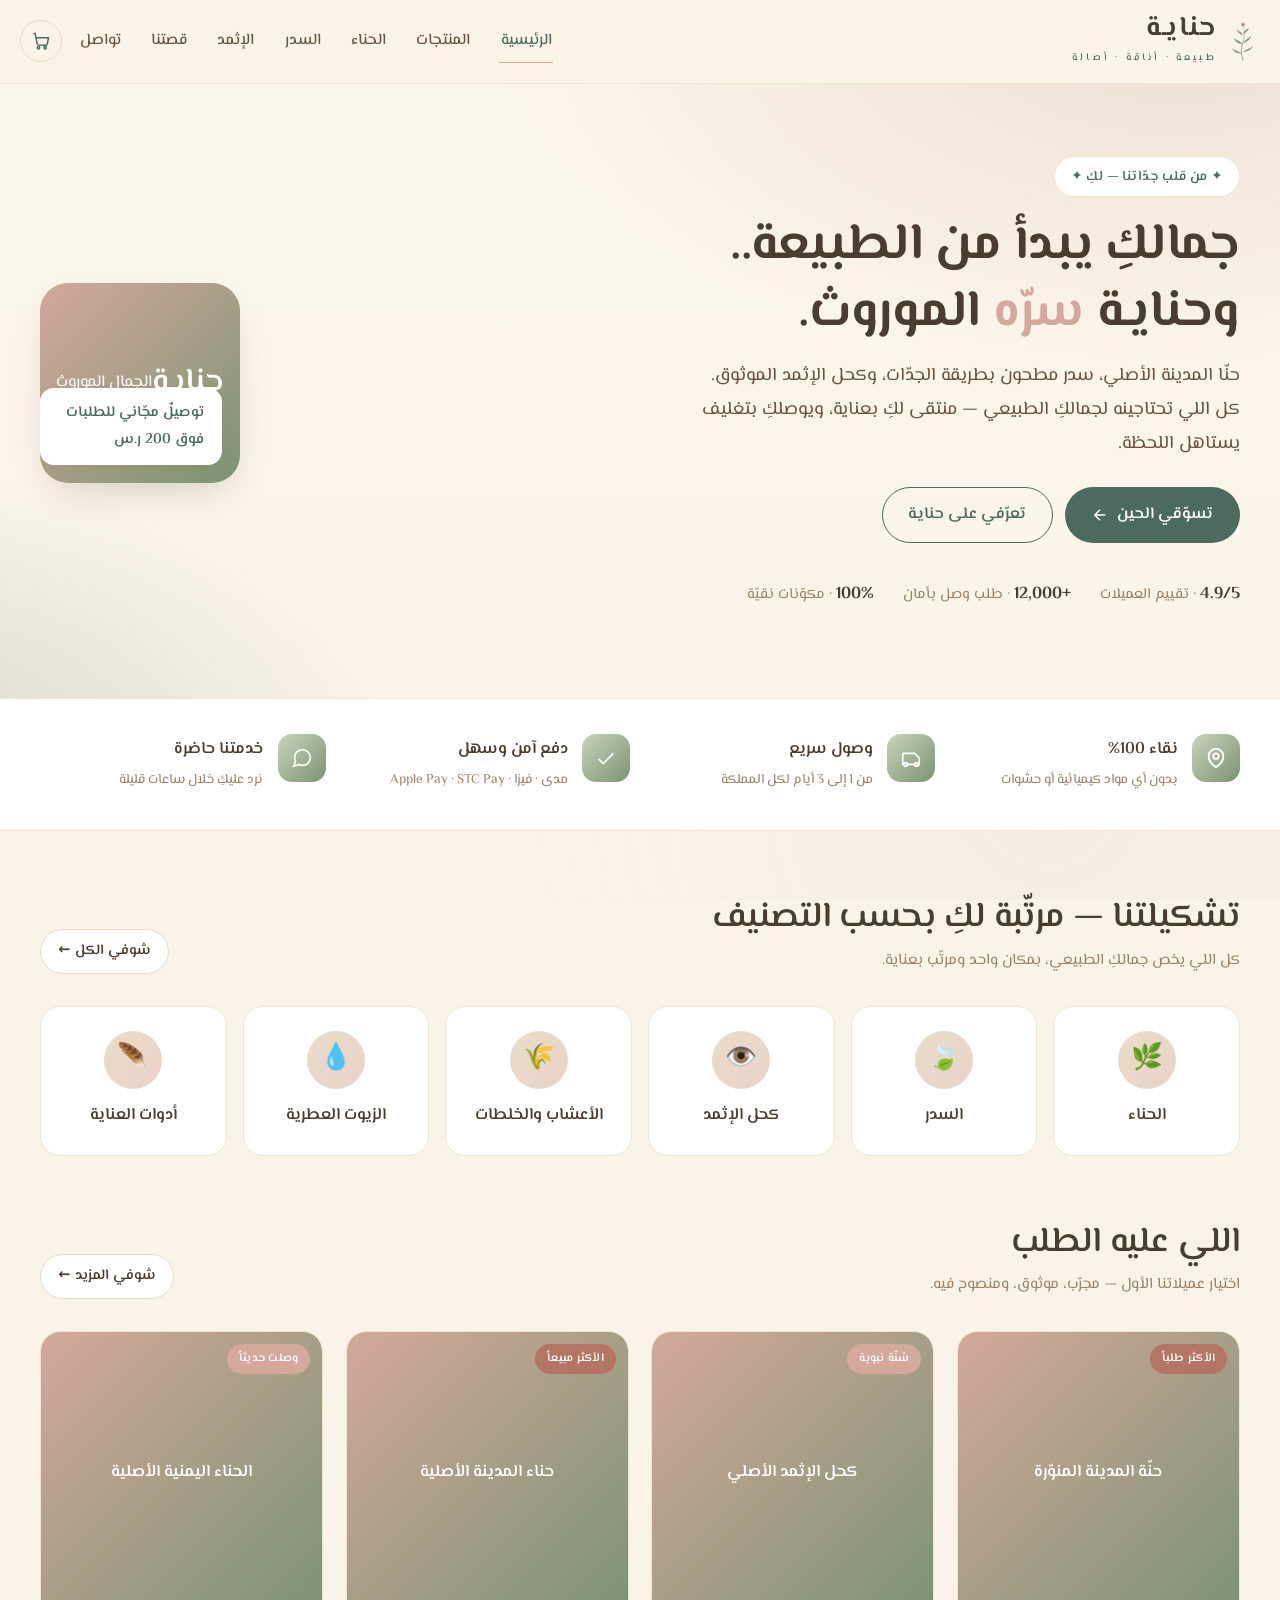
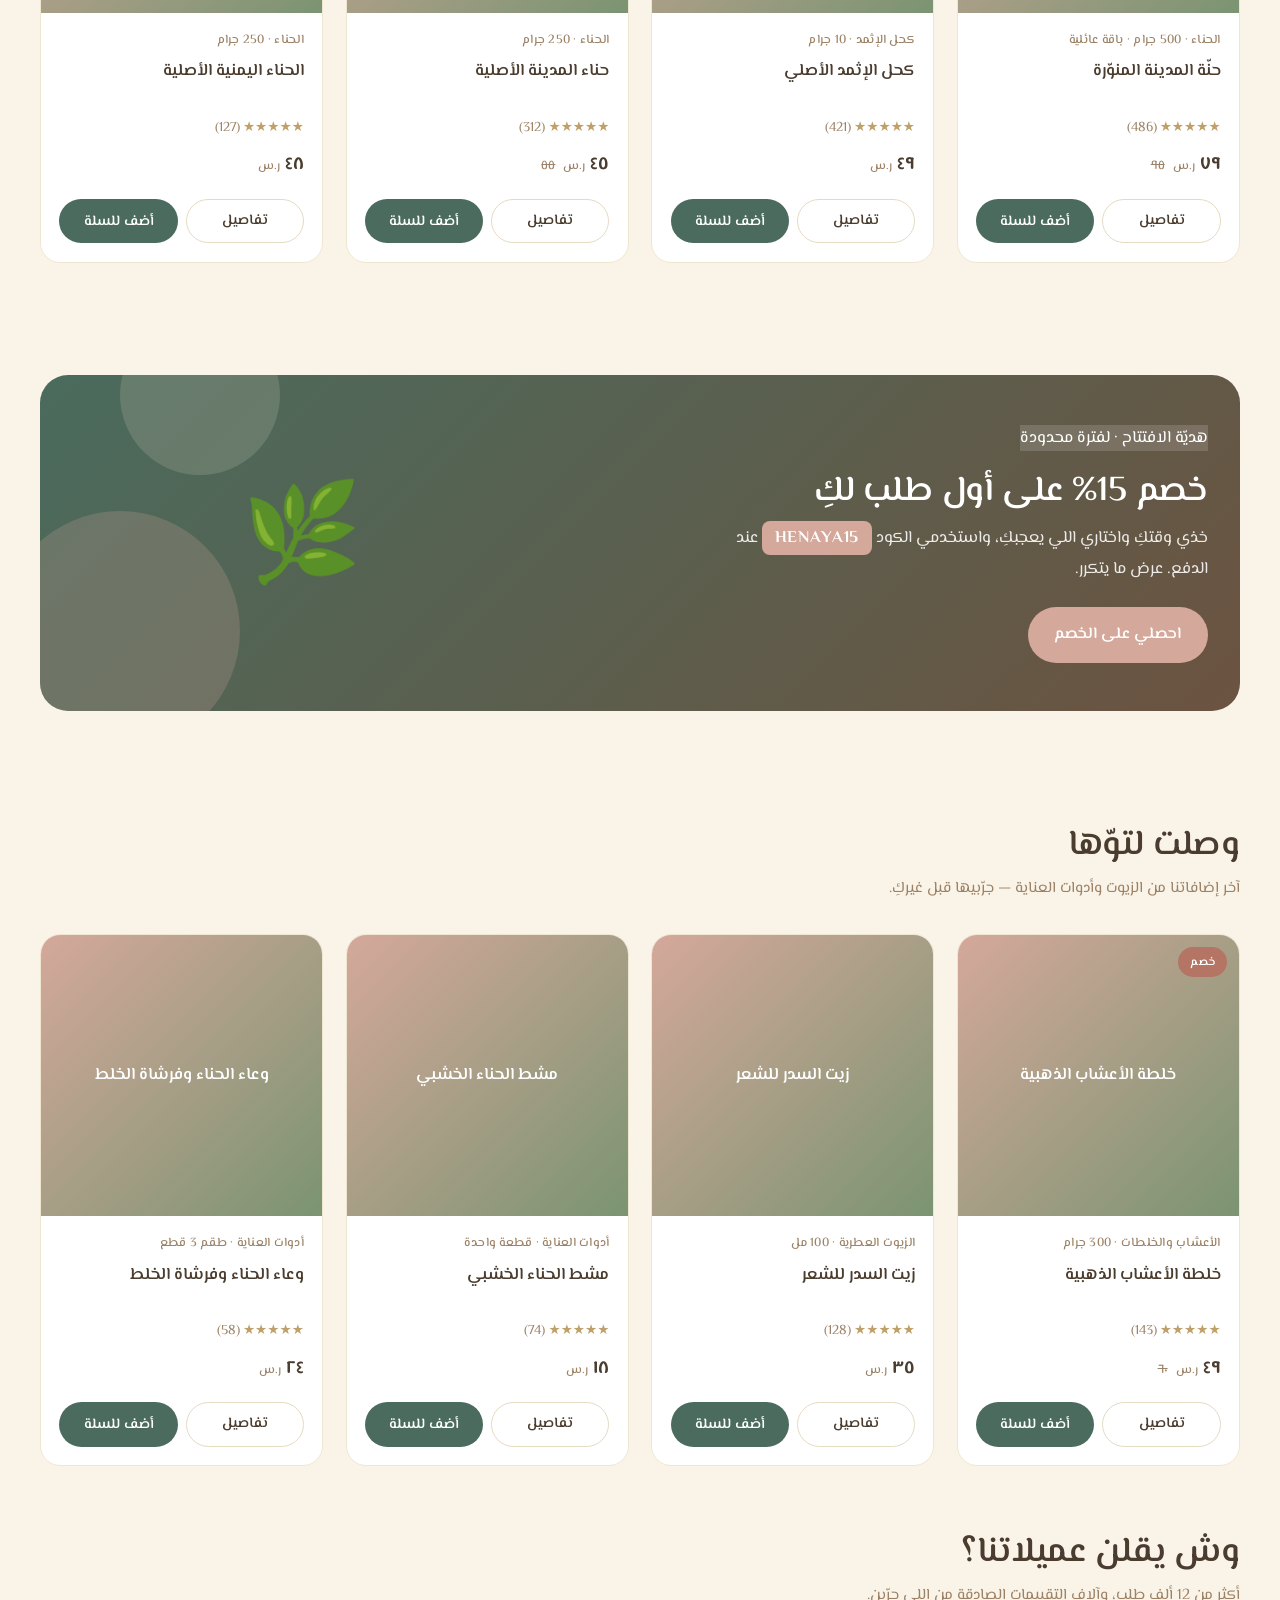
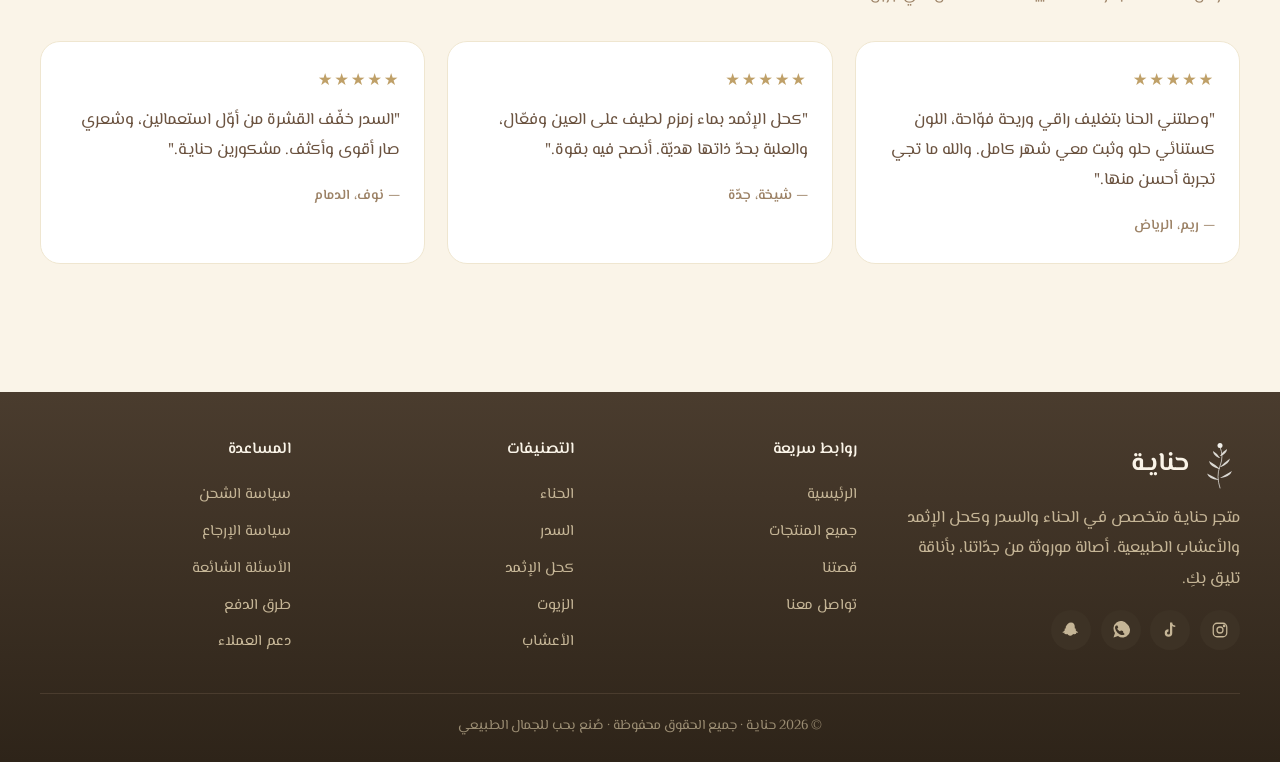
<file: index.html>
<!doctype html>
<html lang="ar" dir="rtl">
<head>
<meta charset="utf-8" />
<meta name="viewport" content="width=device-width,initial-scale=1" />

<title>حنايـة | حناء المدينة الأصلية وسدر طبيعي وكحل الإثمد - متجر سعودي</title>
<meta name="description" content="متجر حنايـة لمنتجات الجمال الطبيعي: حنّاء المدينة الأصلية، ورق السدر المطحون يدوياً، وكحل الإثمد الموثوق. أسعار شفافة، توصيل سريع لكل المملكة، وضمان جودة." />
<meta name="keywords" content="حناء المدينة, حنا المدينة, حناء طبيعية, حناء ينبع, سدر مطحون, ورق سدر, كحل الإثمد, كحل إثمد بماء زمزم, متجر حناء, متجر سعودي, منتجات طبيعية, عناية بالشعر, جمال طبيعي, خلطات أعشاب" />
<meta name="author" content="حنايـة - Henaya" />
<meta name="robots" content="index, follow, max-image-preview:large, max-snippet:-1, max-video-preview:-1" />
<meta name="theme-color" content="#4A6B5D" />
<meta name="format-detection" content="telephone=no" />
<meta name="geo.region" content="SA" />
<meta name="geo.placename" content="Saudi Arabia" />

<link rel="canonical" href="https://canvasframesa-lang.github.io/henaya/" />
<link rel="alternate" hreflang="ar" href="https://canvasframesa-lang.github.io/henaya/" />
<link rel="alternate" hreflang="x-default" href="https://canvasframesa-lang.github.io/henaya/" />
<link rel="icon" type="image/svg+xml" href="assets/img/favicon.svg" />
<link rel="manifest" href="manifest.json" />

<!-- Open Graph -->
<meta property="og:type" content="website" />
<meta property="og:site_name" content="حنايـة" />
<meta property="og:locale" content="ar_SA" />
<meta property="og:title" content="حنايـة | متجر سعودي للحناء والسدر والإثمد" />
<meta property="og:description" content="منتجات الجمال الطبيعي بأصالة موروثة: حنّاء المدينة، سدر مطحون يدوياً، كحل الإثمد الموثوق. توصيل سريع لكل المملكة." />
<meta property="og:url" content="https://canvasframesa-lang.github.io/henaya/" />
<meta property="og:image" content="https://canvasframesa-lang.github.io/henaya/assets/img/og-cover.svg" />
<meta property="og:image:width" content="1200" />
<meta property="og:image:height" content="630" />
<meta property="og:image:alt" content="حنايـة - متجر الجمال الطبيعي" />

<!-- Twitter -->
<meta name="twitter:card" content="summary_large_image" />
<meta name="twitter:title" content="حنايـة | متجر سعودي للحناء والسدر والإثمد" />
<meta name="twitter:description" content="منتجات الجمال الطبيعي بأصالة موروثة. توصيل سريع لكل المملكة." />
<meta name="twitter:image" content="https://canvasframesa-lang.github.io/henaya/assets/img/og-cover.svg" />

<!-- Fonts -->
<link rel="preconnect" href="https://fonts.googleapis.com">
<link rel="preconnect" href="https://fonts.gstatic.com" crossorigin>
<link href="https://fonts.googleapis.com/css2?family=El+Messiri:wght@400;500;600;700&display=swap" rel="stylesheet">
<link rel="stylesheet" href="assets/css/styles.css" />

<!-- Structured Data: Organization + WebSite -->
<script type="application/ld+json">
{
  "@context": "https://schema.org",
  "@graph": [
    {
      "@type": "Organization",
      "@id": "https://canvasframesa-lang.github.io/henaya/#organization",
      "name": "حنايـة",
      "alternateName": "Henaya",
      "url": "https://canvasframesa-lang.github.io/henaya/",
      "logo": "https://canvasframesa-lang.github.io/henaya/assets/img/logo-mark.svg",
      "image": "https://canvasframesa-lang.github.io/henaya/assets/img/og-cover.svg",
      "description": "متجر سعودي متخصص في الحناء والسدر وكحل الإثمد والأعشاب الطبيعية.",
      "address": {
        "@type": "PostalAddress",
        "addressCountry": "SA",
        "addressRegion": "الرياض"
      },
      "areaServed": "SA",
      "sameAs": []
    },
    {
      "@type": "WebSite",
      "@id": "https://canvasframesa-lang.github.io/henaya/#website",
      "url": "https://canvasframesa-lang.github.io/henaya/",
      "name": "حنايـة",
      "inLanguage": "ar-SA",
      "publisher": {"@id": "https://canvasframesa-lang.github.io/henaya/#organization"},
      "potentialAction": {
        "@type": "SearchAction",
        "target": "https://canvasframesa-lang.github.io/henaya/products.html?q={search_term_string}",
        "query-input": "required name=search_term_string"
      }
    },
    {
      "@type": "Store",
      "name": "متجر حنايـة",
      "image": "https://canvasframesa-lang.github.io/henaya/assets/img/og-cover.svg",
      "priceRange": "18 - 65 SAR",
      "address": {"@type": "PostalAddress", "addressCountry": "SA"},
      "aggregateRating": {"@type": "AggregateRating", "ratingValue": "4.9", "reviewCount": "12000"}
    }
  ]
}
</script>
</head>
<body>

<main>

  <!-- HERO -->
  <section class="hero">
    <div class="container grid">
      <div>
        <span class="eyebrow">✦ من قلب جدّاتنا — لكِ ✦</span>
        <h1>جمالكِ يبدأ من الطبيعة..<br/>وحنايـة <em>سرّه</em> الموروث.</h1>
        <p class="lead">
          حنّا المدينة الأصلي، سدر مطحون بطريقة الجدّات، وكحل الإثمد الموثوق.
          كل اللي تحتاجينه لجمالكِ الطبيعي — منتقى لكِ بعناية، ويوصلكِ بتغليف يستاهل اللحظة.
        </p>
        <div class="actions">
          <a href="products.html" class="btn btn-primary">
            تسوّقي الحين
            <svg width="18" height="18" fill="none" stroke="currentColor" stroke-width="1.8" viewBox="0 0 24 24"><path d="M19 12H5M12 19l-7-7 7-7" /></svg>
          </a>
          <a href="about.html" class="btn btn-outline">تعرّفي على حنايـة</a>
        </div>
        <div style="display:flex;gap:1.8rem;margin-top:2.2rem;flex-wrap:wrap;color:var(--cocoa-soft);font-size:.92rem;">
          <span><b style="color:var(--cocoa-deep);font-size:1.05rem;">4.9/5</b> · تقييم العميلات</span>
          <span><b style="color:var(--cocoa-deep);font-size:1.05rem;">+12,000</b> · طلب وصل بأمان</span>
          <span><b style="color:var(--cocoa-deep);font-size:1.05rem;">100%</b> · مكوّنات نقيّة</span>
        </div>
      </div>
      <div class="hero-art">
        <img src="https://images.unsplash.com/photo-1599387993053-2c9b9b3df58a?w=1100&q=80&auto=format&fit=crop"
             alt="حناء وسدر طبيعي"
             onerror="this.outerHTML='<div class=&quot;img-fallback&quot; style=&quot;font-size:2rem&quot;>حنايـة<br/><span style=&quot;font-size:1rem;font-weight:400&quot;>الجمال الموروث</span></div>'" />
        <div class="badge">توصيلٌ مجّاني للطلبات فوق 200 ر.س</div>
      </div>
    </div>
  </section>

  <!-- FEATURES -->
  <section class="features">
    <div class="container grid">
      <div class="feature"><div class="ico">
        <svg width="22" height="22" fill="none" stroke="currentColor" stroke-width="2" viewBox="0 0 24 24"><path d="M12 22s-8-4.5-8-12a8 8 0 0 1 16 0c0 7.5-8 12-8 12z"/><circle cx="12" cy="10" r="3"/></svg>
        </div><div><b>نقاء 100%</b><small>بدون أي مواد كيميائية أو حشوات</small></div></div>
      <div class="feature"><div class="ico">
        <svg width="22" height="22" fill="none" stroke="currentColor" stroke-width="1.8" viewBox="0 0 24 24"><path d="M3 7h13l5 5v7h-3M16 19H8M3 7v12h3"/><circle cx="6" cy="19" r="2"/><circle cx="18" cy="19" r="2"/></svg>
        </div><div><b>وصول سريع</b><small>من 1 إلى 3 أيام لكل المملكة</small></div></div>
      <div class="feature"><div class="ico">
        <svg width="22" height="22" fill="none" stroke="currentColor" stroke-width="1.8" viewBox="0 0 24 24"><path d="M20 7L9 18l-5-5"/></svg>
        </div><div><b>دفع آمن وسهل</b><small>مدى · فيزا · Apple Pay · STC Pay</small></div></div>
      <div class="feature"><div class="ico">
        <svg width="22" height="22" fill="none" stroke="currentColor" stroke-width="1.8" viewBox="0 0 24 24"><path d="M21 11.5a8.4 8.4 0 0 1-.9 3.8 8.5 8.5 0 0 1-7.6 4.7 8.4 8.4 0 0 1-3.8-.9L3 21l1.9-5.7a8.4 8.4 0 0 1-.9-3.8 8.5 8.5 0 0 1 4.7-7.6 8.4 8.4 0 0 1 3.8-.9h.5a8.5 8.5 0 0 1 8 8v.5z"/></svg>
        </div><div><b>خدمتنا حاضرة</b><small>نرد عليكِ خلال ساعات قليلة</small></div></div>
    </div>
  </section>

  <!-- CATEGORIES -->
  <section class="section">
    <div class="container">
      <div class="head">
        <div>
          <h2>تشكيلتنا — مرتّبة لكِ بحسب التصنيف</h2>
          <p>كل اللي يخص جمالكِ الطبيعي، بمكان واحد ومرتّب بعناية.</p>
        </div>
        <a href="products.html" class="btn btn-ghost btn-sm">شوفي الكل ←</a>
      </div>
      <div class="cats" id="cats"></div>
    </div>
  </section>

  <!-- BEST SELLERS -->
  <section class="section" style="padding-top:0;">
    <div class="container">
      <div class="head">
        <div>
          <h2>اللي عليه الطلب</h2>
          <p>اختيار عميلاتنا الأول — مجرّب، موثوق، ومنصوح فيه.</p>
        </div>
        <a href="products.html" class="btn btn-ghost btn-sm">شوفي المزيد ←</a>
      </div>
      <div class="cards" id="best"></div>
    </div>
  </section>

  <!-- BANNER -->
  <section style="padding:3rem 0;">
    <div class="container">
      <div style="background:linear-gradient(135deg,var(--sage-deep) 0%,var(--cocoa) 100%);
                  border-radius:28px;padding:3rem 2rem;color:#fff;display:grid;
                  grid-template-columns:1.4fr 1fr;gap:2rem;align-items:center;overflow:hidden;position:relative;">
        <div style="position:absolute;left:-40px;bottom:-40px;width:240px;height:240px;border-radius:50%;background:rgba(212,168,154,.22);"></div>
        <div style="position:absolute;left:80px;top:-60px;width:160px;height:160px;border-radius:50%;background:rgba(232,221,200,.16);"></div>
        <div style="position:relative;">
          <span class="eyebrow" style="background:rgba(255,255,255,.15);color:#fff;border:0;">هديّة الافتتاح · لفترة محدودة</span>
          <h2 style="color:#fff;margin:1rem 0 .5rem;">خصم 15% على أول طلب لكِ</h2>
          <p style="color:rgba(255,255,255,.88);margin:0 0 1.4rem;max-width:480px;">
            خذي وقتكِ واختاري اللي يعجبكِ، واستخدمي الكود <b style="background:var(--rose);padding:.25rem .8rem;border-radius:8px;color:#fff;letter-spacing:.05em;">HENAYA15</b> عند الدفع. عرض ما يتكرر.
          </p>
          <a href="products.html" class="btn btn-rose">احصلي على الخصم</a>
        </div>
        <div style="text-align:center;font-size:6rem;position:relative;opacity:.85;">🌿</div>
      </div>
    </div>
  </section>

  <!-- NEW ARRIVALS -->
  <section class="section">
    <div class="container">
      <div class="head"><div><h2>وصلت لتوّها</h2><p>آخر إضافاتنا من الزيوت وأدوات العناية — جرّبيها قبل غيركِ.</p></div></div>
      <div class="cards" id="newin"></div>
    </div>
  </section>

  <!-- TESTIMONIALS -->
  <section class="section" style="padding-top:0;">
    <div class="container">
      <div class="head"><div><h2>وش يقلن عميلاتنا؟</h2><p>أكثر من 12 ألف طلب، وآلاف التقييمات الصادقة من اللي جرّبن.</p></div></div>
      <div class="cards" style="grid-template-columns:repeat(auto-fit,minmax(280px,1fr));">
        <div class="testi"><div class="stars">★★★★★</div><p>"وصلتني الحنا بتغليف راقي وريحة فوّاحة، اللون كستنائي حلو وثبت معي شهر كامل. والله ما تجي تجربة أحسن منها."</p><div class="who">— ريم، الرياض</div></div>
        <div class="testi"><div class="stars">★★★★★</div><p>"كحل الإثمد بماء زمزم لطيف على العين وفعّال، والعلبة بحدّ ذاتها هديّة. أنصح فيه بقوة."</p><div class="who">— شيخة، جدّة</div></div>
        <div class="testi"><div class="stars">★★★★★</div><p>"السدر خفّف القشرة من أوّل استعمالين، وشعري صار أقوى وأكثف. مشكورين حنايـة."</p><div class="who">— نوف، الدمام</div></div>
      </div>
    </div>
  </section>

</main>

<script src="assets/js/data.js"></script>
<script src="assets/js/ui.js"></script>
<script src="assets/js/cart.js"></script>
<script>
  Henaya.injectChrome('home');

  // Render categories
  const catsEl = document.getElementById('cats');
  catsEl.innerHTML = HENAYA_CATEGORIES.map(c => `
    <a class="cat-card" href="products.html?cat=${c.id}">
      <div class="ico" style="font-size:1.6rem">${c.icon}</div>
      <span>${c.name}</span>
    </a>`).join('');

  // Render bestsellers (top 4 by rating)
  const best = [...HENAYA_PRODUCTS].sort((a,b)=>b.rating-a.rating).slice(0,4);
  const newin = HENAYA_PRODUCTS.slice(-4);

  function card(p){
    const old = p.oldPrice ? `<span class="old">${Henaya.fmtSAR(p.oldPrice)}</span>` : '';
    const tag = p.badge ? `<span class="tag ${p.oldPrice?'sale':'new'}">${p.badge}</span>` : '';
    const stars = '★'.repeat(Math.round(p.rating)) + '☆'.repeat(5-Math.round(p.rating));
    return `
    <article class="card">
      <a class="img" href="product.html?id=${p.id}">
        ${tag}
        ${Henaya.imgWithFallback(p.images[0], p.name)}
      </a>
      <div class="body">
        <div class="cat">${findCategory(p.cat).name} · ${p.weight}</div>
        <a class="name" href="product.html?id=${p.id}">${p.name}</a>
        <div class="rating">${stars} <span style="color:var(--ink-soft)">(${p.reviews})</span></div>
        <div class="price-row">
          <span class="price">${Henaya.fmtSAR(p.price)} <span class="sar">ر.س</span></span>
          ${old}
        </div>
      </div>
      <div class="actions">
        <a href="product.html?id=${p.id}" class="btn btn-ghost btn-sm">تفاصيل</a>
        <button class="btn btn-primary btn-sm" onclick="Cart.add('${p.id}');Henaya.toast('أضيف إلى السلة ✓');">
          أضف للسلة
        </button>
      </div>
    </article>`;
  }

  document.getElementById('best').innerHTML  = best.map(card).join('');
  document.getElementById('newin').innerHTML = newin.map(card).join('');
</script>
</body>
</html>
</file>
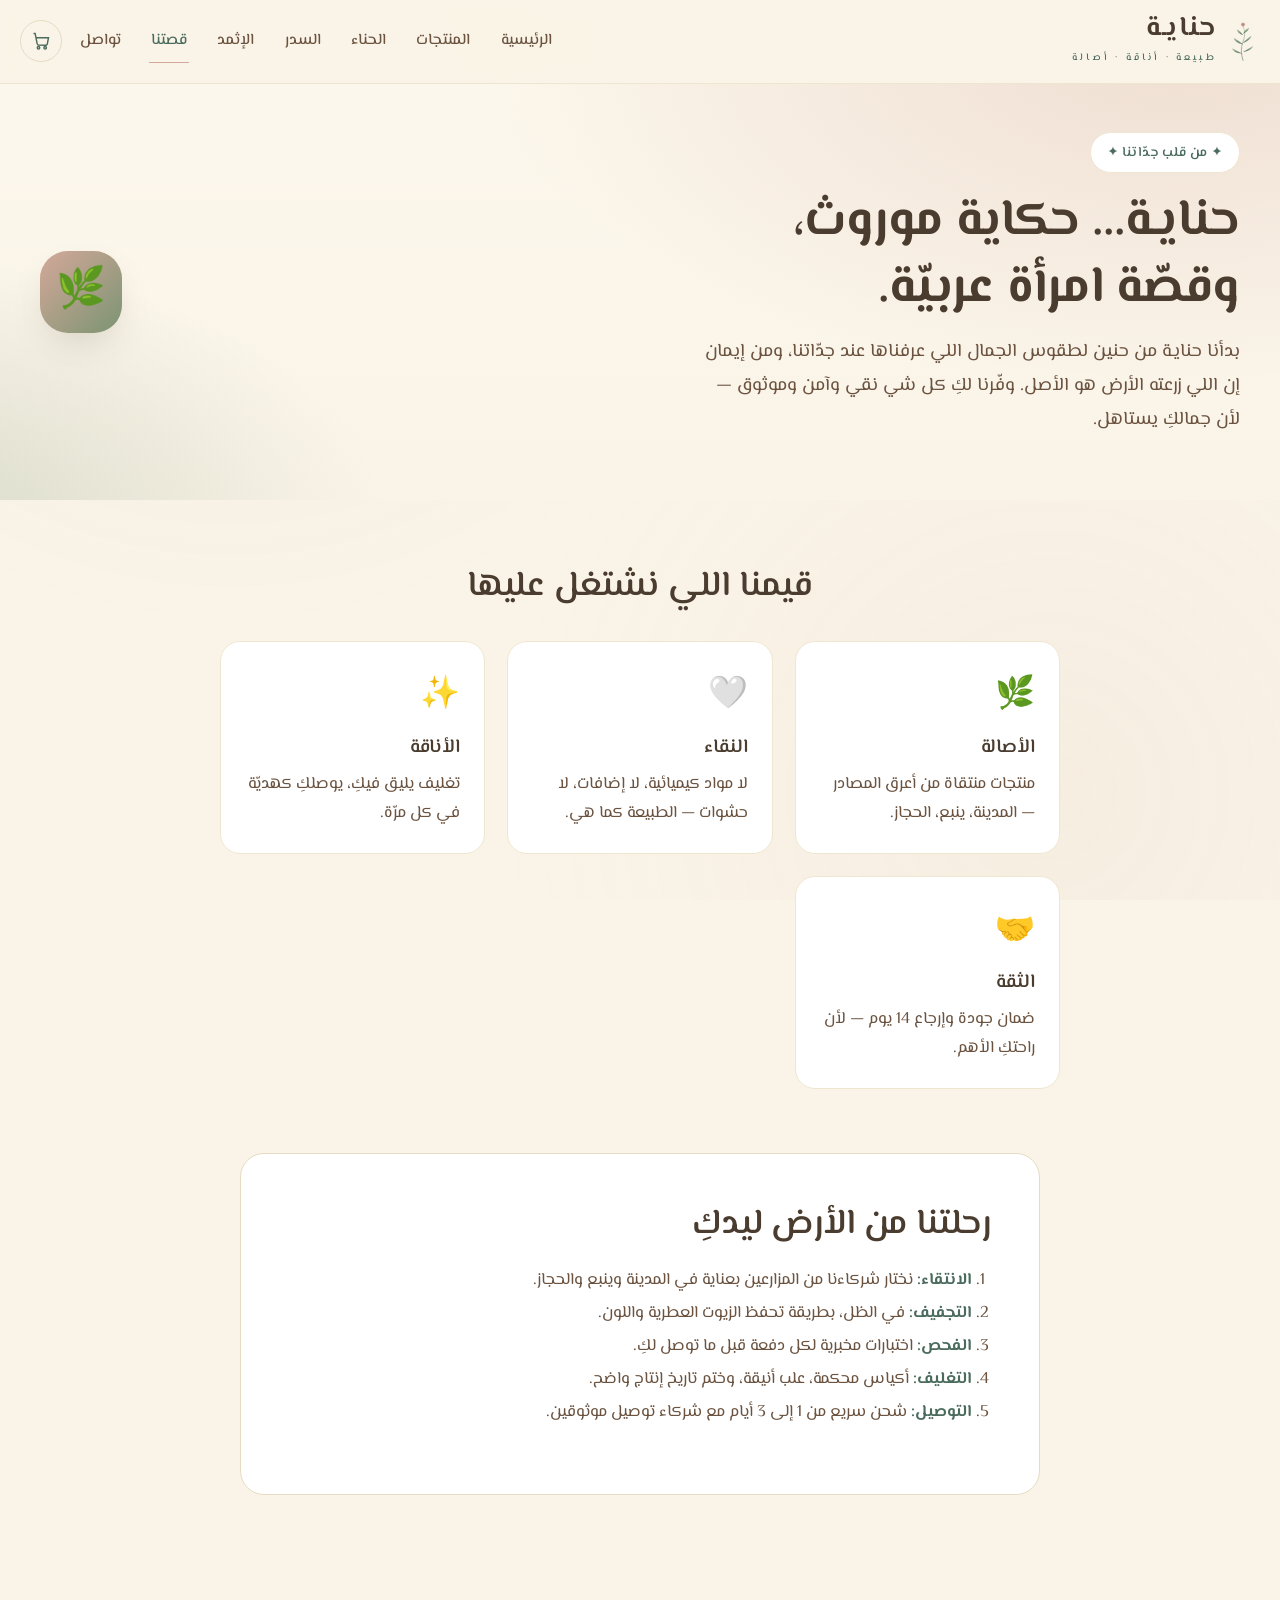
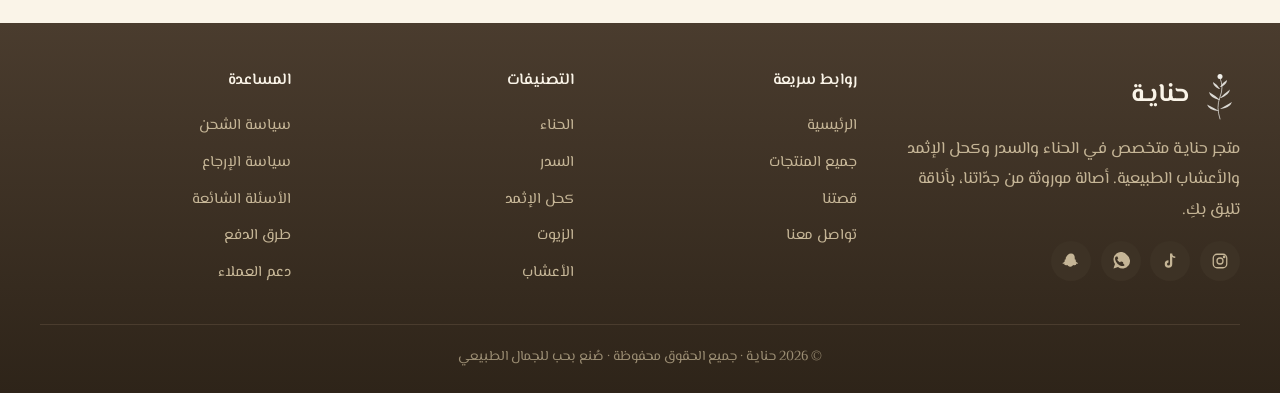
<file: about.html>
<!doctype html>
<html lang="ar" dir="rtl">
<head>
<meta charset="utf-8" />
<meta name="viewport" content="width=device-width,initial-scale=1" />

<title>قصة حنايـة | متجر سعودي لمنتجات الجمال الطبيعي</title>
<meta name="description" content="تعرّفي على حنايـة: حكاية موروث وأصالة، رحلة منتجاتنا من المزارع إليكِ، وقيمنا في النقاء والأناقة والثقة. متجر سعودي للحناء والسدر والإثمد." />
<meta name="keywords" content="قصة حنايـة, متجر سعودي طبيعي, موروث الجمال, منتجات نقية, حنا المدينة, رحلة الحناء" />
<meta name="author" content="حنايـة - Henaya" />
<meta name="robots" content="index, follow, max-image-preview:large" />
<meta name="theme-color" content="#4A6B5D" />

<link rel="canonical" href="https://canvasframesa-lang.github.io/henaya/about.html" />
<link rel="alternate" hreflang="ar" href="https://canvasframesa-lang.github.io/henaya/about.html" />
<link rel="icon" type="image/svg+xml" href="assets/img/favicon.svg" />

<meta property="og:type" content="website" />
<meta property="og:site_name" content="حنايـة" />
<meta property="og:locale" content="ar_SA" />
<meta property="og:title" content="قصة حنايـة | متجر سعودي للجمال الطبيعي" />
<meta property="og:description" content="حكاية موروث وأصالة، ومنتجات طبيعية بأناقة تليق بكِ." />
<meta property="og:url" content="https://canvasframesa-lang.github.io/henaya/about.html" />
<meta property="og:image" content="https://canvasframesa-lang.github.io/henaya/assets/img/og-cover.svg" />

<meta name="twitter:card" content="summary_large_image" />
<meta name="twitter:title" content="قصة حنايـة" />
<meta name="twitter:description" content="حكاية موروث وأصالة من قلب الجزيرة العربية." />
<meta name="twitter:image" content="https://canvasframesa-lang.github.io/henaya/assets/img/og-cover.svg" />

<link rel="preconnect" href="https://fonts.googleapis.com">
<link rel="preconnect" href="https://fonts.gstatic.com" crossorigin>
<link href="https://fonts.googleapis.com/css2?family=El+Messiri:wght@400;500;600;700&display=swap" rel="stylesheet">
<link rel="stylesheet" href="assets/css/styles.css" />

<script type="application/ld+json">
{
  "@context": "https://schema.org",
  "@type": "AboutPage",
  "name": "قصة حنايـة",
  "description": "تعرّفي على متجر حنايـة وقيمنا في الجمال الطبيعي.",
  "breadcrumb": {
    "@type":"BreadcrumbList",
    "itemListElement":[
      {"@type":"ListItem","position":1,"name":"الرئيسية","item":"https://canvasframesa-lang.github.io/henaya/"},
      {"@type":"ListItem","position":2,"name":"قصتنا","item":"https://canvasframesa-lang.github.io/henaya/about.html"}
    ]
  }
}
</script>
</head>
<body>
<main>
  <section class="hero" style="padding:3rem 0;">
    <div class="container grid">
      <div>
        <span class="eyebrow">✦ من قلب جدّاتنا ✦</span>
        <h1>حنايـة... حكاية موروث،<br/>وقصّة امرأة عربيّة.</h1>
        <p class="lead">
          بدأنا حنايـة من حنين لطقوس الجمال اللي عرفناها عند جدّاتنا،
          ومن إيمان إن اللي زرعته الأرض هو الأصل. وفّرنا لكِ كل شي
          نقي وآمن وموثوق — لأن جمالكِ يستاهل.
        </p>
      </div>
      <div class="hero-art">
        <img src="https://images.unsplash.com/photo-1610631687662-cf078787e9ae?w=1100&q=80&auto=format&fit=crop" alt="موروث الجمال"
          onerror="this.outerHTML='<div class=&quot;img-fallback&quot; style=&quot;font-size:2.5rem&quot;>🌿</div>'" />
      </div>
    </div>
  </section>

  <section class="section">
    <div class="container" style="max-width:880px;">
      <h2 style="text-align:center;">قيمنا اللي نشتغل عليها</h2>
      <div class="cards" style="grid-template-columns:repeat(auto-fit,minmax(220px,1fr));margin-top:2rem;">
        <div class="testi"><div style="font-size:2rem;">🌿</div><h3 style="margin:0;">الأصالة</h3><p>منتجات منتقاة من أعرق المصادر — المدينة، ينبع، الحجاز.</p></div>
        <div class="testi"><div style="font-size:2rem;">🤍</div><h3 style="margin:0;">النقاء</h3><p>لا مواد كيميائية، لا إضافات، لا حشوات — الطبيعة كما هي.</p></div>
        <div class="testi"><div style="font-size:2rem;">✨</div><h3 style="margin:0;">الأناقة</h3><p>تغليف يليق فيكِ، يوصلكِ كهديّة في كل مرّة.</p></div>
        <div class="testi"><div style="font-size:2rem;">🤝</div><h3 style="margin:0;">الثقة</h3><p>ضمان جودة وإرجاع 14 يوم — لأن راحتكِ الأهم.</p></div>
      </div>
    </div>
  </section>

  <section class="section" style="padding-top:0;">
    <div class="container" style="max-width:800px;background:#fff;border:1px solid var(--line);border-radius:24px;padding:3rem;">
      <h2 style="margin-top:0;">رحلتنا من الأرض ليدكِ</h2>
      <ol style="padding-inline-start:1.2rem;line-height:2;color:var(--cocoa);">
        <li><b style="color:var(--sage-deep);">الانتقاء:</b> نختار شركاءنا من المزارعين بعناية في المدينة وينبع والحجاز.</li>
        <li><b style="color:var(--sage-deep);">التجفيف:</b> في الظل، بطريقة تحفظ الزيوت العطرية واللون.</li>
        <li><b style="color:var(--sage-deep);">الفحص:</b> اختبارات مخبرية لكل دفعة قبل ما توصل لكِ.</li>
        <li><b style="color:var(--sage-deep);">التغليف:</b> أكياس محكمة، علب أنيقة، وختم تاريخ إنتاج واضح.</li>
        <li><b style="color:var(--sage-deep);">التوصيل:</b> شحن سريع من 1 إلى 3 أيام مع شركاء توصيل موثوقين.</li>
      </ol>
    </div>
  </section>
</main>

<script src="assets/js/data.js"></script>
<script src="assets/js/ui.js"></script>
<script src="assets/js/cart.js"></script>
<script>Henaya.injectChrome('about');</script>
</body>
</html>
</file>
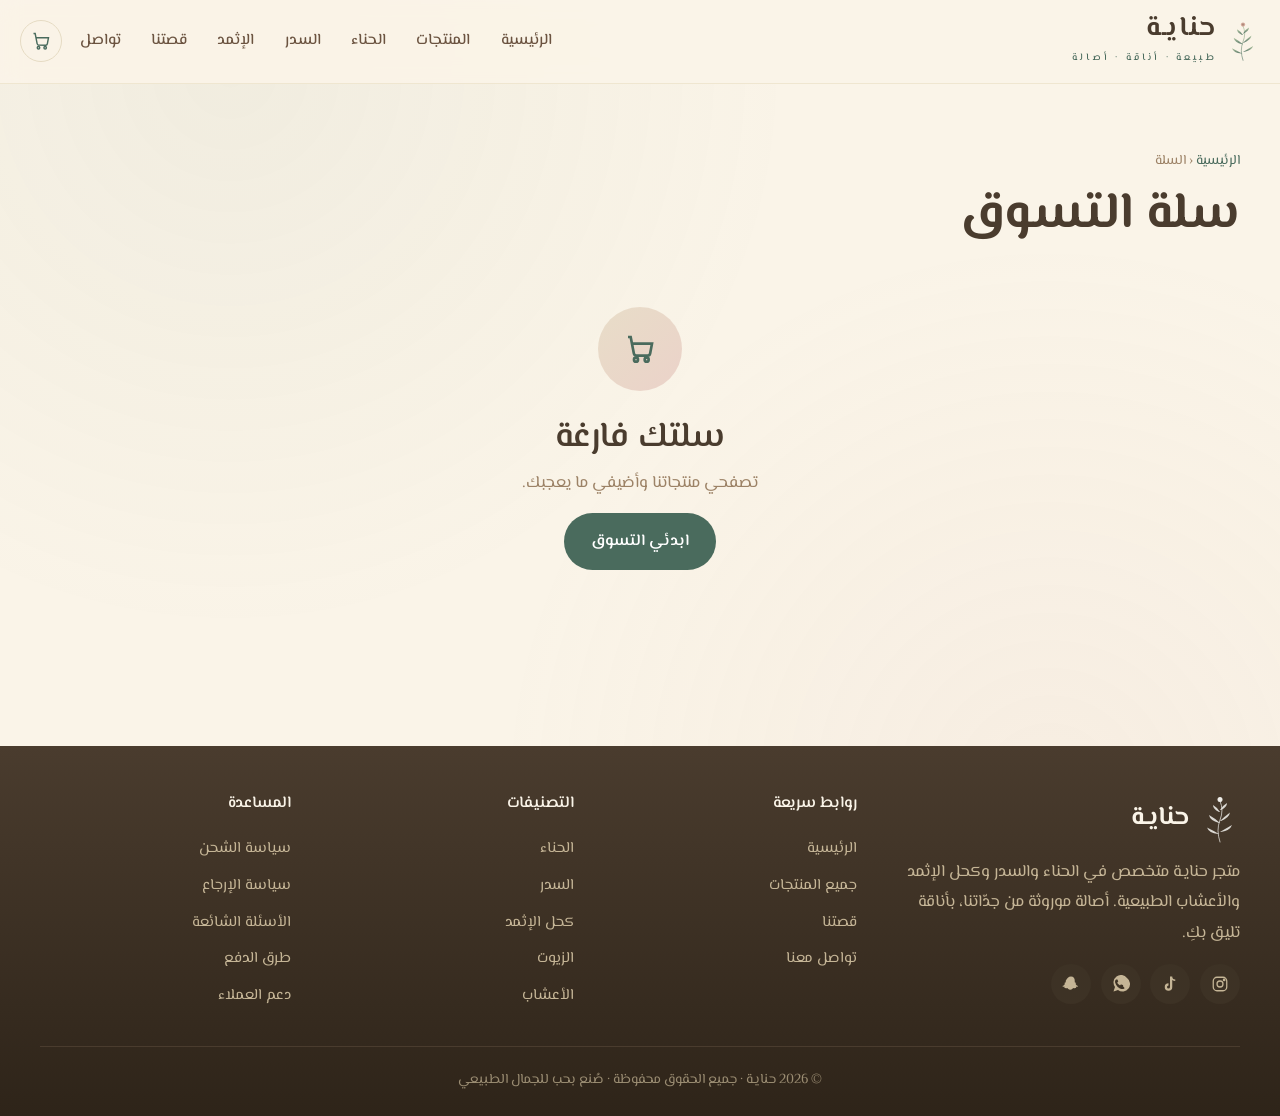
<file: cart.html>
<!doctype html>
<html lang="ar" dir="rtl">
<head>
<meta charset="utf-8" />
<meta name="viewport" content="width=device-width,initial-scale=1" />

<title>سلة التسوق | حنايـة</title>
<meta name="description" content="سلتكِ في متجر حنايـة — راجعي مشترياتكِ وأكملي الطلب." />
<meta name="robots" content="noindex, follow" />
<meta name="theme-color" content="#4A6B5D" />

<link rel="canonical" href="https://canvasframesa-lang.github.io/henaya/cart.html" />
<link rel="icon" type="image/svg+xml" href="assets/img/favicon.svg" />

<link rel="preconnect" href="https://fonts.googleapis.com">
<link rel="preconnect" href="https://fonts.gstatic.com" crossorigin>
<link href="https://fonts.googleapis.com/css2?family=El+Messiri:wght@400;500;600;700&display=swap" rel="stylesheet">
<link rel="stylesheet" href="assets/css/styles.css" />
</head>
<body>
<main>
  <section class="section">
    <div class="container">
      <nav style="font-size:.85rem;color:var(--ink-soft);margin-bottom:.6rem;">
        <a href="index.html">الرئيسية</a> ‹ السلة
      </nav>
      <h1>سلة التسوق</h1>
      <div id="root"></div>
    </div>
  </section>
</main>

<script src="assets/js/data.js"></script>
<script src="assets/js/ui.js"></script>
<script src="assets/js/cart.js"></script>
<script>
  Henaya.injectChrome();
  const root = document.getElementById('root');

  function render(){
    const items = Cart.detailed();
    const t = Cart.totals();
    if(items.length===0){
      root.innerHTML = `
        <div class="empty">
          <div class="ico">
            <svg width="32" height="32" fill="none" stroke="currentColor" stroke-width="2" viewBox="0 0 24 24"><path d="M3 3h2l2.4 12.3a2 2 0 0 0 2 1.7h8.2a2 2 0 0 0 2-1.6L21 8H6"/><circle cx="9" cy="20" r="1.5"/><circle cx="17" cy="20" r="1.5"/></svg>
          </div>
          <h2 style="margin:.5rem 0;">سلتك فارغة</h2>
          <p>تصفحي منتجاتنا وأضيفي ما يعجبك.</p>
          <a class="btn btn-primary" href="products.html">ابدئي التسوق</a>
        </div>`;
      return;
    }
    root.innerHTML = `
    <div class="layout-2">
      <div class="panel">
        <h3 style="margin:0 0 1rem;">المنتجات (${t.count})</h3>
        ${items.map(i => `
          <div class="cart-line">
            ${Henaya.imgWithFallback(i.images[0], i.name)}
            <div>
              <div class="name">${i.name}</div>
              <div style="color:var(--ink-soft);font-size:.85rem;">${findCategory(i.cat).name} · ${i.weight}</div>
              <div class="row">
                <div class="qty">
                  <button onclick="Cart.update('${i.id}', ${i.qty-1});render()">−</button>
                  <input value="${i.qty}" oninput="const v=Math.max(1,+this.value||1);Cart.update('${i.id}',v);render();" />
                  <button onclick="Cart.update('${i.id}', ${i.qty+1});render()">+</button>
                </div>
                <button class="remove" onclick="Cart.remove('${i.id}');render()">🗑 حذف</button>
              </div>
            </div>
            <div style="text-align:left;">
              <div style="color:var(--primary-dark);font-weight:800;">${Henaya.fmtSAR(i.lineTotal)} <span style="font-size:.75rem;color:var(--ink-soft)">ر.س</span></div>
              <small style="color:var(--ink-soft);">${i.qty} × ${Henaya.fmtSAR(i.price)}</small>
            </div>
          </div>`).join('')}
      </div>
      <div class="panel" style="position:sticky;top:90px;align-self:start;">
        <h3 style="margin:0 0 1rem;">ملخص الطلب</h3>
        <div class="summary-row"><span>المجموع الفرعي</span><b>${Henaya.fmtSAR(t.subtotal)} ر.س</b></div>
        <div class="summary-row"><span>الشحن</span><b>${t.shipping===0?'مجاني 🎁':Henaya.fmtSAR(t.shipping)+' ر.س'}</b></div>
        <div class="summary-row" style="color:var(--ink-soft);font-size:.85rem;"><span>شامل ضريبة 15% (تقديري)</span><span>${Henaya.fmtSAR(t.tax)} ر.س</span></div>
        ${t.subtotal<200 ? `<div style="background:var(--cream-2);border-radius:12px;padding:.7rem;margin-top:.5rem;font-size:.85rem;color:var(--primary-dark);">
          🎁 أضيفي بـ <b>${Henaya.fmtSAR(200-t.subtotal)} ر.س</b> للحصول على شحن مجاني
        </div>` : ''}
        <div class="summary-row total"><span>الإجمالي</span><span>${Henaya.fmtSAR(t.total)} ر.س</span></div>

        <div style="margin:1rem 0;">
          <label class="lbl">كود الخصم</label>
          <div style="display:flex;gap:.5rem;">
            <input class="field" placeholder="HENAYA15" />
            <button class="btn btn-ghost">تطبيق</button>
          </div>
        </div>

        <a href="checkout.html" class="btn btn-primary btn-block" style="margin-top:.5rem;">
          إتمام الطلب ←
        </a>
        <a href="products.html" class="btn btn-ghost btn-block" style="margin-top:.5rem;">متابعة التسوق</a>
      </div>
    </div>`;
  }
  render();
  window.addEventListener('cart:change', render);
</script>
</body>
</html>
</file>
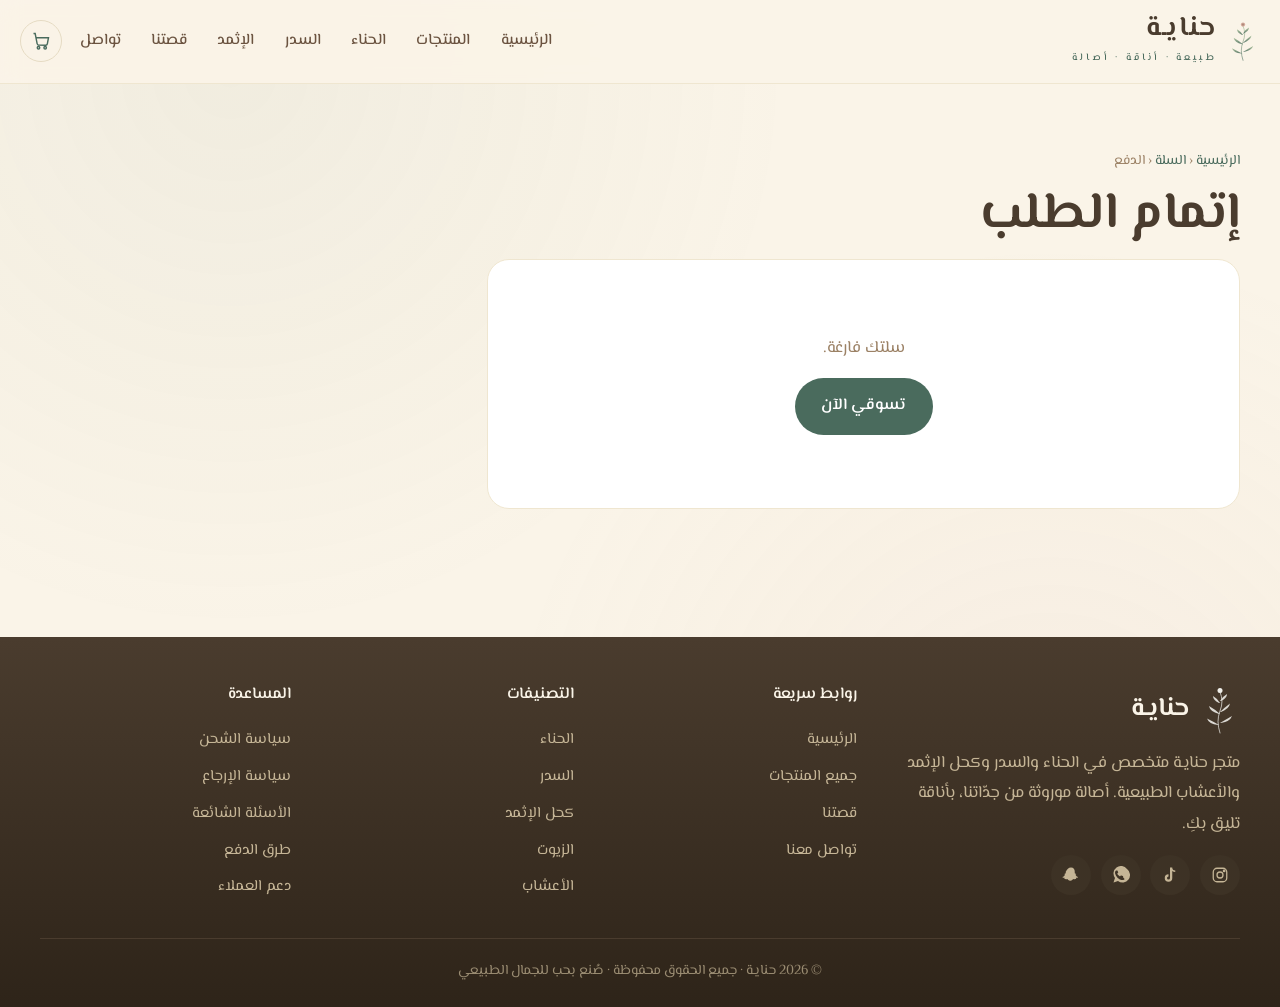
<file: checkout.html>
<!doctype html>
<html lang="ar" dir="rtl">
<head>
<meta charset="utf-8" />
<meta name="viewport" content="width=device-width,initial-scale=1" />

<title>إتمام الطلب | حنايـة</title>
<meta name="description" content="أكملي طلبكِ في متجر حنايـة — دفع آمن وتوصيل سريع لكل المملكة." />
<meta name="robots" content="noindex, follow" />
<meta name="theme-color" content="#4A6B5D" />

<link rel="canonical" href="https://canvasframesa-lang.github.io/henaya/checkout.html" />
<link rel="icon" type="image/svg+xml" href="assets/img/favicon.svg" />

<link rel="preconnect" href="https://fonts.googleapis.com">
<link rel="preconnect" href="https://fonts.gstatic.com" crossorigin>
<link href="https://fonts.googleapis.com/css2?family=El+Messiri:wght@400;500;600;700&display=swap" rel="stylesheet">
<link rel="stylesheet" href="assets/css/styles.css" />
</head>
<body>
<main>
  <section class="section">
    <div class="container">
      <nav style="font-size:.85rem;color:var(--ink-soft);margin-bottom:.6rem;">
        <a href="index.html">الرئيسية</a> ‹ <a href="cart.html">السلة</a> ‹ الدفع
      </nav>
      <h1>إتمام الطلب</h1>

      <div class="layout-2">
        <form class="panel" id="form" onsubmit="event.preventDefault(); placeOrder();">
          <h3 style="margin:0 0 1rem;">معلومات التوصيل</h3>
          <div class="form-row">
            <div><label class="lbl">الاسم الكامل</label><input class="field" required name="name"/></div>
            <div><label class="lbl">رقم الجوال</label><input class="field" required name="phone" placeholder="05XXXXXXXX"/></div>
          </div>
          <div class="form-row">
            <div><label class="lbl">البريد الإلكتروني</label><input class="field" type="email" required name="email"/></div>
            <div><label class="lbl">المدينة</label>
              <select class="field" required name="city">
                <option value="">اختاري المدينة...</option>
                <option>الرياض</option><option>جدة</option><option>مكة المكرمة</option><option>المدينة المنورة</option>
                <option>الدمام</option><option>الخبر</option><option>الطائف</option><option>تبوك</option>
                <option>أبها</option><option>القصيم</option><option>حائل</option><option>جازان</option>
              </select>
            </div>
          </div>
          <label class="lbl">العنوان التفصيلي</label>
          <input class="field" required name="addr1" placeholder="الحي، الشارع، رقم المبنى" style="margin-bottom:1rem;"/>
          <label class="lbl">ملاحظات للطلب (اختياري)</label>
          <textarea class="field" name="notes" rows="3" placeholder="مثلاً: تغليف هدية، وقت توصيل مفضل..." style="margin-bottom:1.3rem;"></textarea>

          <h3 style="margin:1rem 0;">طريقة الدفع</h3>
          <div style="display:grid;gap:.5rem;">
            <label style="display:flex;align-items:center;gap:.7rem;padding:.9rem;border:1px solid var(--line);border-radius:12px;cursor:pointer;background:var(--cream);">
              <input type="radio" name="pay" value="card" checked />
              <span style="font-weight:700;">💳 بطاقة ائتمان / مدى</span>
            </label>
            <label style="display:flex;align-items:center;gap:.7rem;padding:.9rem;border:1px solid var(--line);border-radius:12px;cursor:pointer;background:var(--cream);">
              <input type="radio" name="pay" value="apple" />
              <span style="font-weight:700;"> Apple Pay</span>
            </label>
            <label style="display:flex;align-items:center;gap:.7rem;padding:.9rem;border:1px solid var(--line);border-radius:12px;cursor:pointer;background:var(--cream);">
              <input type="radio" name="pay" value="stc" />
              <span style="font-weight:700;">📱 STC Pay</span>
            </label>
            <label style="display:flex;align-items:center;gap:.7rem;padding:.9rem;border:1px solid var(--line);border-radius:12px;cursor:pointer;background:var(--cream);">
              <input type="radio" name="pay" value="cod" />
              <span style="font-weight:700;">💰 الدفع عند الاستلام</span>
              <span style="margin-inline-start:auto;font-size:.8rem;color:var(--ink-soft);">+10 ر.س</span>
            </label>
          </div>

          <button class="btn btn-primary btn-block" style="margin-top:1.5rem;font-size:1.05rem;">
            🔒 تأكيد الطلب والدفع
          </button>
          <p style="text-align:center;color:var(--ink-soft);font-size:.8rem;margin:.8rem 0 0;">
            بالضغط على "تأكيد الطلب" أنتِ توافقين على شروط الخدمة وسياسة الخصوصية.
          </p>
        </form>

        <div class="panel" style="position:sticky;top:90px;align-self:start;">
          <h3 style="margin:0 0 1rem;">ملخص طلبك</h3>
          <div id="lines" style="margin-bottom:1rem;"></div>
          <div id="totals"></div>
        </div>
      </div>
    </div>
  </section>

  <!-- Success modal -->
  <div id="success" style="display:none;position:fixed;inset:0;background:rgba(74,60,46,.72);z-index:100;align-items:center;justify-content:center;padding:1rem;">
    <div style="background:#fff;border-radius:24px;padding:2.8rem 2rem;max-width:480px;text-align:center;box-shadow:var(--shadow-lg);">
      <div style="width:84px;height:84px;border-radius:50%;background:linear-gradient(135deg,var(--sage),var(--sage-deep));color:#fff;display:flex;align-items:center;justify-content:center;margin:0 auto 1.2rem;">
        <svg width="40" height="40" fill="none" stroke="currentColor" stroke-width="2.5" viewBox="0 0 24 24"><path d="M20 6L9 17l-5-5"/></svg>
      </div>
      <h2 style="margin:0 0 .5rem;">شكراً لكِ، تمّ استلامُ طلبكِ</h2>
      <p style="color:var(--cocoa-soft);">سنتواصلُ معكِ قريباً لتأكيدِ الشحن.<br/>
      رقمُ الطلب: <b style="color:var(--sage-deep);" id="order-no"></b></p>
      <a href="index.html" class="btn btn-primary" style="margin-top:1rem;">العودة للرئيسيّة</a>
    </div>
  </div>
</main>

<script src="assets/js/data.js"></script>
<script src="assets/js/ui.js"></script>
<script src="assets/js/cart.js"></script>
<script>
  Henaya.injectChrome();
  const items = Cart.detailed();

  if(items.length===0){
    document.getElementById('form').style.display='none';
    document.querySelector('.panel:last-child').innerHTML = `
      <div class="empty">
        <p>سلتك فارغة.</p>
        <a class="btn btn-primary" href="products.html">تسوقي الآن</a>
      </div>`;
  } else {
    document.getElementById('lines').innerHTML = items.map(i=>`
      <div style="display:flex;gap:.7rem;padding:.6rem 0;border-bottom:1px solid var(--line);">
        <div style="width:54px;height:54px;border-radius:10px;overflow:hidden;background:var(--cream-2);flex-shrink:0;">
          ${Henaya.imgWithFallback(i.images[0], i.name)}
        </div>
        <div style="flex:1;font-size:.9rem;">
          <div style="font-weight:700;color:var(--primary-dark);">${i.name}</div>
          <div style="color:var(--ink-soft);font-size:.8rem;">${i.qty} × ${Henaya.fmtSAR(i.price)} ر.س</div>
        </div>
        <div style="font-weight:800;color:var(--primary-dark);">${Henaya.fmtSAR(i.lineTotal)}</div>
      </div>`).join('');

    const t = Cart.totals();
    document.getElementById('totals').innerHTML = `
      <div class="summary-row"><span>المجموع الفرعي</span><b>${Henaya.fmtSAR(t.subtotal)} ر.س</b></div>
      <div class="summary-row"><span>الشحن</span><b>${t.shipping===0?'مجاني 🎁':Henaya.fmtSAR(t.shipping)+' ر.س'}</b></div>
      <div class="summary-row" style="color:var(--ink-soft);font-size:.85rem;"><span>شامل ضريبة 15%</span><span>${Henaya.fmtSAR(t.tax)}</span></div>
      <div class="summary-row total"><span>الإجمالي</span><span>${Henaya.fmtSAR(t.total)} ر.س</span></div>`;
  }

  function placeOrder(){
    const orderNo = 'HNY-' + Math.random().toString(36).slice(2,8).toUpperCase();
    document.getElementById('order-no').textContent = orderNo;
    document.getElementById('success').style.display='flex';
    Cart.clear();
  }
</script>
</body>
</html>
</file>
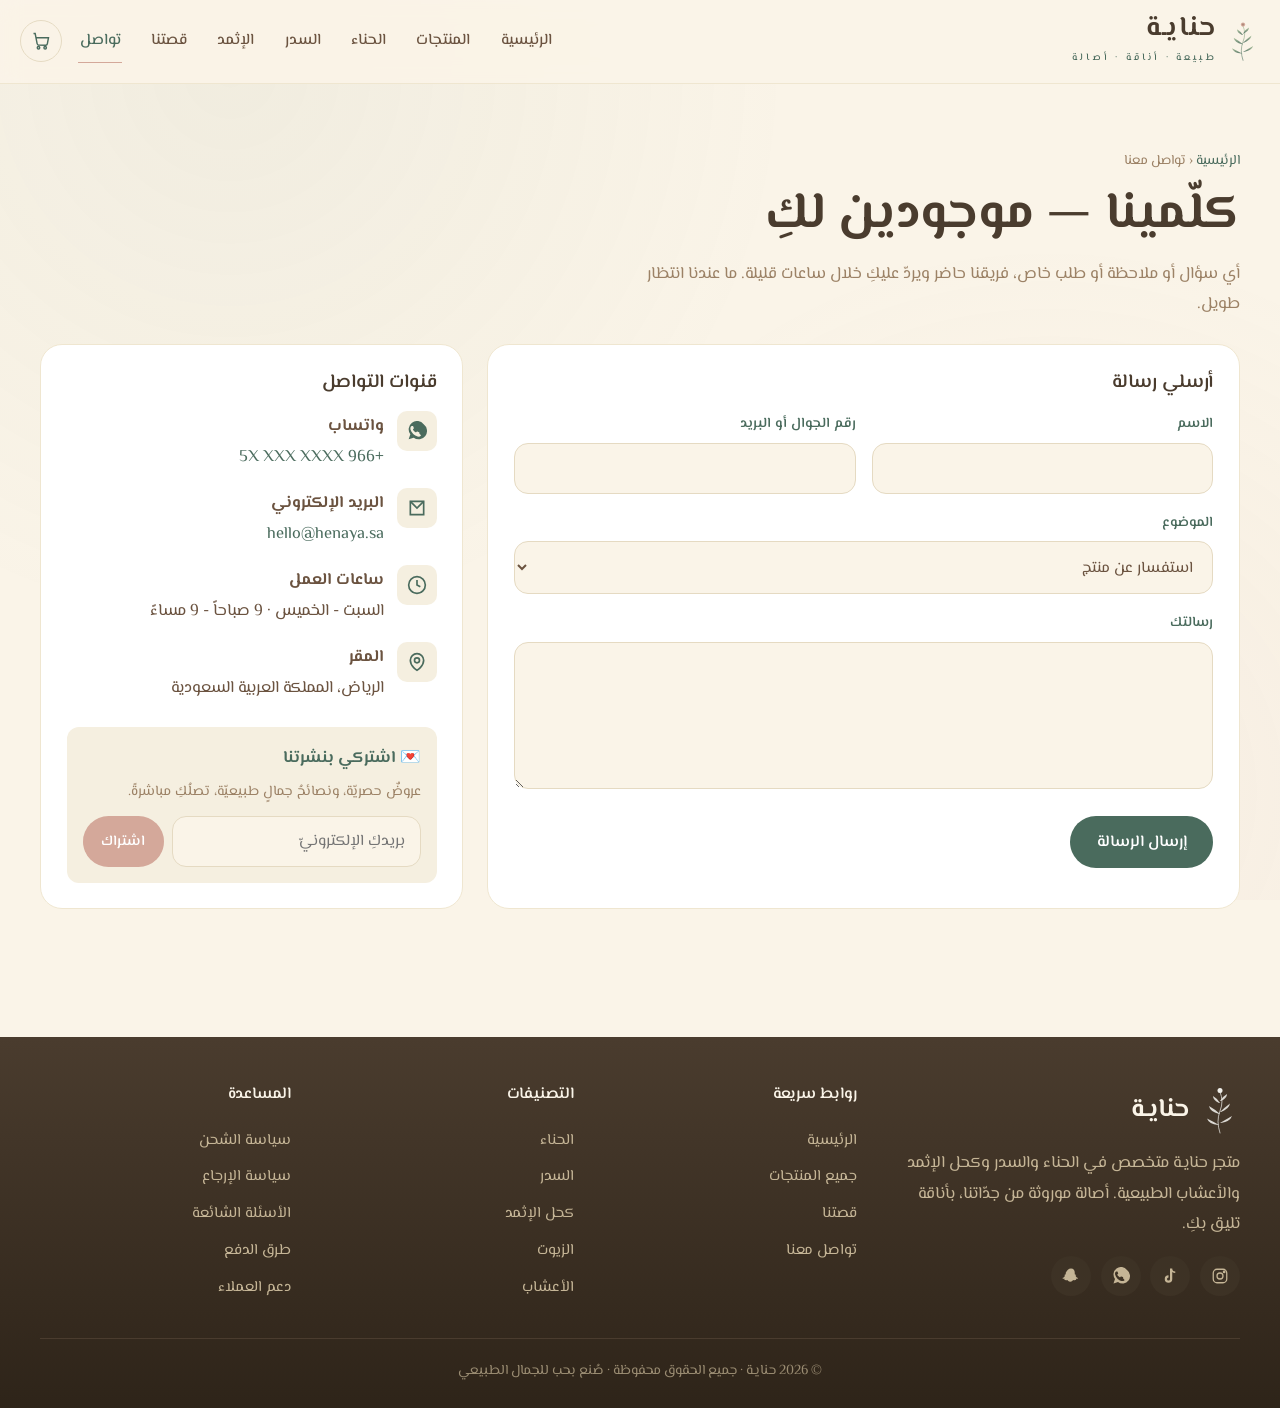
<file: contact.html>
<!doctype html>
<html lang="ar" dir="rtl">
<head>
<meta charset="utf-8" />
<meta name="viewport" content="width=device-width,initial-scale=1" />

<title>تواصلي معنا | حنايـة — دعم العملاء وخدمة سريعة</title>
<meta name="description" content="تواصلي مع فريق حنايـة عبر واتساب أو البريد الإلكتروني — خدمة عملاء سريعة لكل استفساراتكِ حول الحناء والسدر وكحل الإثمد." />
<meta name="keywords" content="دعم العملاء حنايـة, تواصل حنايـة, خدمة العملاء, واتساب حنايـة, متجر سعودي تواصل" />
<meta name="author" content="حنايـة - Henaya" />
<meta name="robots" content="index, follow, max-image-preview:large" />
<meta name="theme-color" content="#4A6B5D" />

<link rel="canonical" href="https://canvasframesa-lang.github.io/henaya/contact.html" />
<link rel="alternate" hreflang="ar" href="https://canvasframesa-lang.github.io/henaya/contact.html" />
<link rel="icon" type="image/svg+xml" href="assets/img/favicon.svg" />

<meta property="og:type" content="website" />
<meta property="og:site_name" content="حنايـة" />
<meta property="og:locale" content="ar_SA" />
<meta property="og:title" content="تواصلي معنا | حنايـة" />
<meta property="og:description" content="خدمة عملاء سريعة لكل استفساراتكِ. نرد عليكِ خلال ساعات." />
<meta property="og:url" content="https://canvasframesa-lang.github.io/henaya/contact.html" />
<meta property="og:image" content="https://canvasframesa-lang.github.io/henaya/assets/img/og-cover.svg" />

<meta name="twitter:card" content="summary_large_image" />
<meta name="twitter:title" content="تواصلي معنا | حنايـة" />
<meta name="twitter:description" content="خدمة عملاء سريعة لكل استفساراتكِ." />
<meta name="twitter:image" content="https://canvasframesa-lang.github.io/henaya/assets/img/og-cover.svg" />

<link rel="preconnect" href="https://fonts.googleapis.com">
<link rel="preconnect" href="https://fonts.gstatic.com" crossorigin>
<link href="https://fonts.googleapis.com/css2?family=El+Messiri:wght@400;500;600;700&display=swap" rel="stylesheet">
<link rel="stylesheet" href="assets/css/styles.css" />

<script type="application/ld+json">
{
  "@context": "https://schema.org",
  "@type": "ContactPage",
  "name": "تواصلي معنا - حنايـة",
  "breadcrumb": {
    "@type":"BreadcrumbList",
    "itemListElement":[
      {"@type":"ListItem","position":1,"name":"الرئيسية","item":"https://canvasframesa-lang.github.io/henaya/"},
      {"@type":"ListItem","position":2,"name":"تواصل","item":"https://canvasframesa-lang.github.io/henaya/contact.html"}
    ]
  }
}
</script>
</head>
<body>
<main>
  <section class="section">
    <div class="container">
      <nav style="font-size:.85rem;color:var(--ink-soft);margin-bottom:.6rem;">
        <a href="index.html">الرئيسية</a> ‹ تواصل معنا
      </nav>
      <h1>كلّمينا — موجودين لكِ</h1>
      <p style="color:var(--cocoa-soft);max-width:600px;">أي سؤال أو ملاحظة أو طلب خاص، فريقنا حاضر ويردّ عليكِ خلال ساعات قليلة. ما عندنا انتظار طويل.</p>

      <div class="layout-2" style="margin-top:1.5rem;">
        <form class="panel" onsubmit="event.preventDefault();Henaya.toast('تم استلام رسالتك ✓ سنعود إليك قريباً');this.reset();">
          <h3 style="margin:0 0 1rem;">أرسلي رسالة</h3>
          <div class="form-row">
            <div><label class="lbl">الاسم</label><input class="field" required/></div>
            <div><label class="lbl">رقم الجوال أو البريد</label><input class="field" required/></div>
          </div>
          <label class="lbl">الموضوع</label>
          <select class="field" style="margin-bottom:1rem;"><option>استفسار عن منتج</option><option>متابعة طلب</option><option>اقتراح</option><option>شكوى</option><option>أخرى</option></select>
          <label class="lbl">رسالتك</label>
          <textarea class="field" rows="5" required></textarea>
          <button class="btn btn-primary" style="margin-top:1rem;">إرسال الرسالة</button>
        </form>

        <div class="panel" style="display:flex;flex-direction:column;gap:1rem;">
          <h3 style="margin:0;">قنوات التواصل</h3>
          <div style="display:flex;gap:.8rem;align-items:flex-start;">
            <div style="width:40px;height:40px;border-radius:10px;background:var(--cream-2);display:flex;align-items:center;justify-content:center;color:var(--primary-dark);">
              <svg width="20" height="20" fill="currentColor" viewBox="0 0 24 24"><path d="M20 4a10 10 0 0 0-16 12L2 22l6-2A10 10 0 1 0 20 4Zm-3.2 13.2c-.3.8-1.6 1.6-2.3 1.6-.6 0-1.4.3-4.6-1.3a11.7 11.7 0 0 1-4.5-4.5c-1.6-3.2-1.3-4-1.3-4.6 0-.7.8-2 1.6-2.3.4-.2 1.4-.4 1.7.3l.8 2c.1.3 0 .5-.2.7l-.7.7c-.2.2-.3.4-.1.7a8 8 0 0 0 1.4 1.7c.6.5 1.1 1 1.7 1.4.3.2.5 0 .7-.1l.7-.7c.2-.2.4-.3.7-.2l2 .8c.7.3.5 1.3.3 1.7Z"/></svg>
            </div>
            <div><b>واتساب</b><br/><a href="#">+966 5X XXX XXXX</a></div>
          </div>
          <div style="display:flex;gap:.8rem;align-items:flex-start;">
            <div style="width:40px;height:40px;border-radius:10px;background:var(--cream-2);display:flex;align-items:center;justify-content:center;color:var(--primary-dark);">
              <svg width="20" height="20" fill="none" stroke="currentColor" stroke-width="2" viewBox="0 0 24 24"><path d="M4 4h16v16H4z"/><path d="M4 4l8 8 8-8"/></svg>
            </div>
            <div><b>البريد الإلكتروني</b><br/><a href="mailto:hello@henaya.sa">hello@henaya.sa</a></div>
          </div>
          <div style="display:flex;gap:.8rem;align-items:flex-start;">
            <div style="width:40px;height:40px;border-radius:10px;background:var(--cream-2);display:flex;align-items:center;justify-content:center;color:var(--primary-dark);">
              <svg width="20" height="20" fill="none" stroke="currentColor" stroke-width="2" viewBox="0 0 24 24"><circle cx="12" cy="12" r="10"/><path d="M12 6v6l4 2"/></svg>
            </div>
            <div><b>ساعات العمل</b><br/>السبت - الخميس · 9 صباحاً - 9 مساءً</div>
          </div>
          <div style="display:flex;gap:.8rem;align-items:flex-start;">
            <div style="width:40px;height:40px;border-radius:10px;background:var(--cream-2);display:flex;align-items:center;justify-content:center;color:var(--primary-dark);">
              <svg width="20" height="20" fill="none" stroke="currentColor" stroke-width="2" viewBox="0 0 24 24"><path d="M12 22s-8-4.5-8-12a8 8 0 0 1 16 0c0 7.5-8 12-8 12z"/><circle cx="12" cy="10" r="3"/></svg>
            </div>
            <div><b>المقر</b><br/>الرياض، المملكة العربية السعودية</div>
          </div>
          <div style="background:var(--cream-2);border-radius:12px;padding:1rem;margin-top:.5rem;">
            <b style="color:var(--sage-deep);">💌 اشتركي بنشرتنا</b>
            <p style="font-size:.88rem;margin:.3rem 0 .7rem;color:var(--cocoa-soft);">عروضٌ حصريّة، ونصائحُ جمالٍ طبيعيّة، تصلُكِ مباشرةً.</p>
            <div style="display:flex;gap:.5rem;">
              <input class="field" placeholder="بريدكِ الإلكترونيّ" />
              <button class="btn btn-rose btn-sm">اشتراك</button>
            </div>
          </div>
        </div>
      </div>
    </div>
  </section>
</main>

<script src="assets/js/data.js"></script>
<script src="assets/js/ui.js"></script>
<script src="assets/js/cart.js"></script>
<script>Henaya.injectChrome('contact');</script>
</body>
</html>
</file>
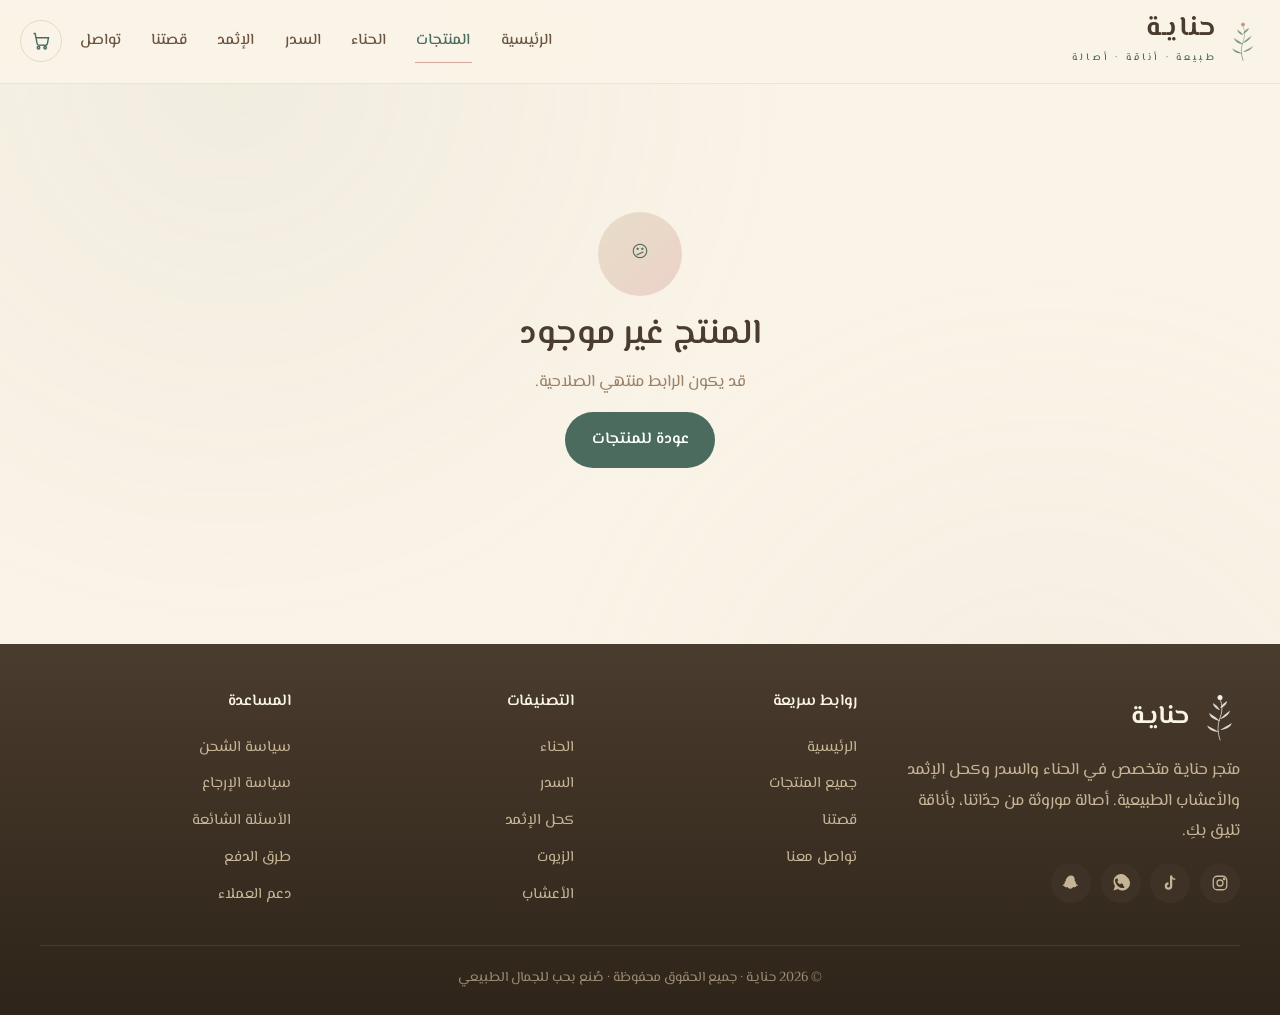
<file: product.html>
<!doctype html>
<html lang="ar" dir="rtl">
<head>
<meta charset="utf-8" />
<meta name="viewport" content="width=device-width,initial-scale=1" />

<!-- Default tags (overridden by JS when product loads) -->
<title>تفاصيل المنتج | حنايـة</title>
<meta name="description" content="تفاصيل وفوائد وطريقة استخدام منتجات حنايـة الطبيعية." id="meta-desc" />
<meta name="keywords" content="حناء, سدر, إثمد, منتجات طبيعية, متجر حنايـة" id="meta-keys" />
<meta name="author" content="حنايـة - Henaya" />
<meta name="robots" content="index, follow, max-image-preview:large" />
<meta name="theme-color" content="#4A6B5D" />

<link rel="canonical" href="https://canvasframesa-lang.github.io/henaya/product.html" id="canon" />
<link rel="alternate" hreflang="ar" href="https://canvasframesa-lang.github.io/henaya/product.html" id="alt-ar" />
<link rel="icon" type="image/svg+xml" href="assets/img/favicon.svg" />

<meta property="og:type" content="product" />
<meta property="og:site_name" content="حنايـة" />
<meta property="og:locale" content="ar_SA" />
<meta property="og:title" content="منتج | حنايـة" id="og-title" />
<meta property="og:description" content="" id="og-desc" />
<meta property="og:url" content="https://canvasframesa-lang.github.io/henaya/product.html" id="og-url" />
<meta property="og:image" content="https://canvasframesa-lang.github.io/henaya/assets/img/og-cover.svg" id="og-img" />

<meta name="twitter:card" content="summary_large_image" />
<meta name="twitter:title" content="منتج | حنايـة" id="tw-title" />
<meta name="twitter:description" content="" id="tw-desc" />
<meta name="twitter:image" content="https://canvasframesa-lang.github.io/henaya/assets/img/og-cover.svg" id="tw-img" />

<link rel="preconnect" href="https://fonts.googleapis.com">
<link rel="preconnect" href="https://fonts.gstatic.com" crossorigin>
<link href="https://fonts.googleapis.com/css2?family=El+Messiri:wght@400;500;600;700&display=swap" rel="stylesheet">
<link rel="stylesheet" href="assets/css/styles.css" />
</head>
<body>
<main>
  <section class="section">
    <div class="container">
      <nav id="crumbs" style="font-size:.85rem;color:var(--ink-soft);margin-bottom:1rem;"></nav>
      <div id="root"></div>
    </div>
  </section>
</main>

<script src="assets/js/data.js"></script>
<script src="assets/js/ui.js"></script>
<script src="assets/js/cart.js"></script>
<script>
  Henaya.injectChrome('products');

  const id = new URLSearchParams(location.search).get('id');
  const p = findProduct(id);

  if(!p){
    document.getElementById('root').innerHTML = `
      <div class="empty">
        <div class="ico">😕</div>
        <h2>المنتج غير موجود</h2>
        <p>قد يكون الرابط منتهي الصلاحية.</p>
        <a class="btn btn-primary" href="products.html">عودة للمنتجات</a>
      </div>`;
  } else {
    const cat = findCategory(p.cat);
    const url = 'https://canvasframesa-lang.github.io/henaya/product.html?id=' + p.id;
    const desc = p.short + ' السعر: ' + p.price + ' ر.س · ' + p.weight + ' · توصيل سريع لكل المملكة.';

    // ===== SEO meta injection =====
    document.title = p.name + ' | حنايـة — ' + cat.name + ' طبيعي';
    document.getElementById('meta-desc').setAttribute('content', desc);
    document.getElementById('meta-keys').setAttribute('content', `${p.name}, ${cat.name}, ${p.benefits.join(', ')}, متجر حنايـة, منتجات طبيعية`);
    document.getElementById('canon').setAttribute('href', url);
    document.getElementById('alt-ar').setAttribute('href', url);
    document.getElementById('og-title').setAttribute('content', p.name + ' | حنايـة');
    document.getElementById('og-desc').setAttribute('content', desc);
    document.getElementById('og-url').setAttribute('content', url);
    document.getElementById('og-img').setAttribute('content', p.images[0]);
    document.getElementById('tw-title').setAttribute('content', p.name);
    document.getElementById('tw-desc').setAttribute('content', desc);
    document.getElementById('tw-img').setAttribute('content', p.images[0]);

    // ===== JSON-LD Product + Breadcrumb =====
    const ld = {
      "@context": "https://schema.org",
      "@graph": [
        {
          "@type": "Product",
          "name": p.name,
          "description": p.desc,
          "image": p.images,
          "sku": p.id,
          "brand": {"@type":"Brand","name":"حنايـة"},
          "category": cat.name,
          "aggregateRating": {"@type":"AggregateRating","ratingValue":p.rating,"reviewCount":p.reviews,"bestRating":5},
          "offers": {
            "@type":"Offer",
            "url": url,
            "priceCurrency":"SAR",
            "price": p.price,
            "availability":"https://schema.org/InStock",
            "itemCondition":"https://schema.org/NewCondition",
            "seller":{"@type":"Organization","name":"حنايـة"}
          }
        },
        {
          "@type":"BreadcrumbList",
          "itemListElement":[
            {"@type":"ListItem","position":1,"name":"الرئيسية","item":"https://canvasframesa-lang.github.io/henaya/"},
            {"@type":"ListItem","position":2,"name":"المنتجات","item":"https://canvasframesa-lang.github.io/henaya/products.html"},
            {"@type":"ListItem","position":3,"name":cat.name,"item":"https://canvasframesa-lang.github.io/henaya/products.html?cat="+cat.id},
            {"@type":"ListItem","position":4,"name":p.name,"item":url}
          ]
        }
      ]
    };
    const ldScript = document.createElement('script');
    ldScript.type = 'application/ld+json';
    ldScript.textContent = JSON.stringify(ld);
    document.head.appendChild(ldScript);

    document.getElementById('crumbs').innerHTML =
      `<a href="index.html">الرئيسية</a> ‹ <a href="products.html">المنتجات</a> ‹ <a href="products.html?cat=${cat.id}">${cat.name}</a> ‹ ${p.name}`;

    const stars = '★'.repeat(Math.round(p.rating)) + '☆'.repeat(5-Math.round(p.rating));
    const old = p.oldPrice ? `<span class="old" style="font-size:1.2rem;">${Henaya.fmtSAR(p.oldPrice)}</span>` : '';
    const save = p.oldPrice ? `<span class="tag sale" style="background:var(--danger);color:#fff;padding:.3rem .7rem;border-radius:999px;font-size:.8rem;">وفّري ${Henaya.fmtSAR(p.oldPrice-p.price)} ر.س</span>` : '';

    document.getElementById('root').innerHTML = `
    <div class="pd">
      <div class="gallery">
        <div class="main">${Henaya.imgWithFallback(p.images[0], p.name)}</div>
        <div class="thumbs">
          ${p.images.map((src,i)=>`<img src="${src}" data-i="${i}" class="${i===0?'active':''}" alt="${p.name} ${i+1}"
              onerror="this.style.background='linear-gradient(135deg,#C9A961,#7A9B5E)';this.src='assets/img/logo-mark.svg';" />`).join('')}
        </div>
      </div>
      <div class="info">
        <div style="color:var(--ink-soft);font-weight:700;">${cat.name}</div>
        <h1>${p.name}</h1>
        <div style="display:flex;align-items:center;gap:.8rem;">
          <span style="color:var(--accent);font-size:1.1rem;">${stars}</span>
          <span style="color:var(--ink-soft);font-size:.9rem;">${p.rating} (${p.reviews} تقييم)</span>
        </div>
        <div class="price-row">
          <span class="price">${Henaya.fmtSAR(p.price)} <span style="font-size:1rem;color:var(--ink-soft);">ر.س</span></span>
          ${old}
          ${save}
        </div>
        <p class="desc">${p.short}</p>
        <div class="meta">
          <div><b>الوزن</b>${p.weight}</div>
          <div><b>المنشأ</b>${p.cat==='kohl'?'أرض الحجاز':p.cat==='oils'?'مغربي / محلي':'المدينة المنورة'}</div>
          <div><b>المكونات</b>${p.cat==='kohl'?'حجر إثمد طبيعي 100%':'طبيعي 100% بدون إضافات'}</div>
          <div><b>التوصيل</b>1-3 أيام عمل</div>
        </div>
        <div style="display:flex;gap:.8rem;align-items:center;margin:1.3rem 0;">
          <div class="qty">
            <button onclick="chg(-1)" aria-label="إنقاص">−</button>
            <input id="qty" value="1" min="1" />
            <button onclick="chg(1)" aria-label="زيادة">+</button>
          </div>
          <button class="btn btn-primary" style="flex:1;" onclick="addToCart()">
            <svg width="18" height="18" fill="none" stroke="currentColor" stroke-width="2" viewBox="0 0 24 24"><path d="M3 3h2l2.4 12.3a2 2 0 0 0 2 1.7h8.2a2 2 0 0 0 2-1.6L21 8H6"/><circle cx="9" cy="20" r="1.5"/><circle cx="17" cy="20" r="1.5"/></svg>
            أضيفي للسلة
          </button>
          <a class="btn btn-gold" href="cart.html" onclick="addToCart(true)">اشتري الآن</a>
        </div>
        <ul style="list-style:none;padding:0;display:grid;gap:.4rem;color:var(--ink-soft);font-size:.9rem;margin:0;">
          <li>✓ توصيل مجاني لطلبات +200 ر.س</li>
          <li>✓ ضمان جودة 100% أو استرجاع المبلغ</li>
          <li>✓ تغليف هدية مجاني</li>
        </ul>
      </div>
    </div>

    <div class="tabs">
      <div class="nav">
        <button class="active" data-tab="desc">الوصف الكامل</button>
        <button data-tab="benefits">الفوائد</button>
        <button data-tab="use">طريقة الاستخدام</button>
        <button data-tab="ship">الشحن والإرجاع</button>
      </div>
      <div class="pane active" data-pane="desc"><p style="margin:0;">${p.desc}</p></div>
      <div class="pane" data-pane="benefits">
        <ul style="padding-inline-start:1.2rem;margin:0;">
          ${(p.benefits||[]).map(b=>`<li style="margin-bottom:.4rem;">${b}</li>`).join('')}
        </ul>
      </div>
      <div class="pane" data-pane="use"><p style="margin:0;">${p.use||'—'}</p></div>
      <div class="pane" data-pane="ship">
        <p style="margin:0 0 .5rem;"><b style="color:var(--primary-dark);">الشحن:</b> 1-3 أيام عمل لكافة مدن المملكة. توصيل مجاني للطلبات التي تتجاوز 200 ر.س، وإلا فرسم ثابت 20 ر.س.</p>
        <p style="margin:0;"><b style="color:var(--primary-dark);">الإرجاع:</b> يمكنك إرجاع المنتج خلال 14 يوم من الاستلام إذا كان بحالته الأصلية وعلبته مغلقة.</p>
      </div>
    </div>

    <h2 style="margin-top:3rem;">قد يعجبك أيضاً</h2>
    <div class="cards" id="related"></div>
    `;

    // tabs
    document.querySelectorAll('.tabs .nav button').forEach(b=>{
      b.onclick = () => {
        document.querySelectorAll('.tabs .nav button').forEach(x=>x.classList.remove('active'));
        document.querySelectorAll('.tabs .pane').forEach(x=>x.classList.remove('active'));
        b.classList.add('active');
        document.querySelector(`.tabs .pane[data-pane="${b.dataset.tab}"]`).classList.add('active');
      };
    });

    // thumbnails
    document.querySelectorAll('.gallery .thumbs img').forEach(t=>{
      t.onclick = () => {
        document.querySelectorAll('.gallery .thumbs img').forEach(x=>x.classList.remove('active'));
        t.classList.add('active');
        document.querySelector('.gallery .main').innerHTML = Henaya.imgWithFallback(p.images[+t.dataset.i], p.name);
      };
    });

    // related (same category, exclude current)
    const related = HENAYA_PRODUCTS.filter(x=>x.cat===p.cat && x.id!==p.id).slice(0,4);
    document.getElementById('related').innerHTML = related.map(rp=>`
      <article class="card">
        <a class="img" href="product.html?id=${rp.id}">${Henaya.imgWithFallback(rp.images[0], rp.name)}</a>
        <div class="body">
          <div class="cat">${findCategory(rp.cat).name} · ${rp.weight}</div>
          <a class="name" href="product.html?id=${rp.id}">${rp.name}</a>
          <div class="price-row"><span class="price">${Henaya.fmtSAR(rp.price)} <span class="sar">ر.س</span></span></div>
        </div>
      </article>`).join('');
  }

  function chg(d){
    const i = document.getElementById('qty');
    i.value = Math.max(1, (+i.value||1)+d);
  }
  function addToCart(buyNow){
    const qty = Math.max(1, +document.getElementById('qty').value || 1);
    Cart.add(id, qty);
    if(!buyNow) Henaya.toast(`أضيف ${qty} إلى السلة ✓`);
  }
</script>
</body>
</html>
</file>
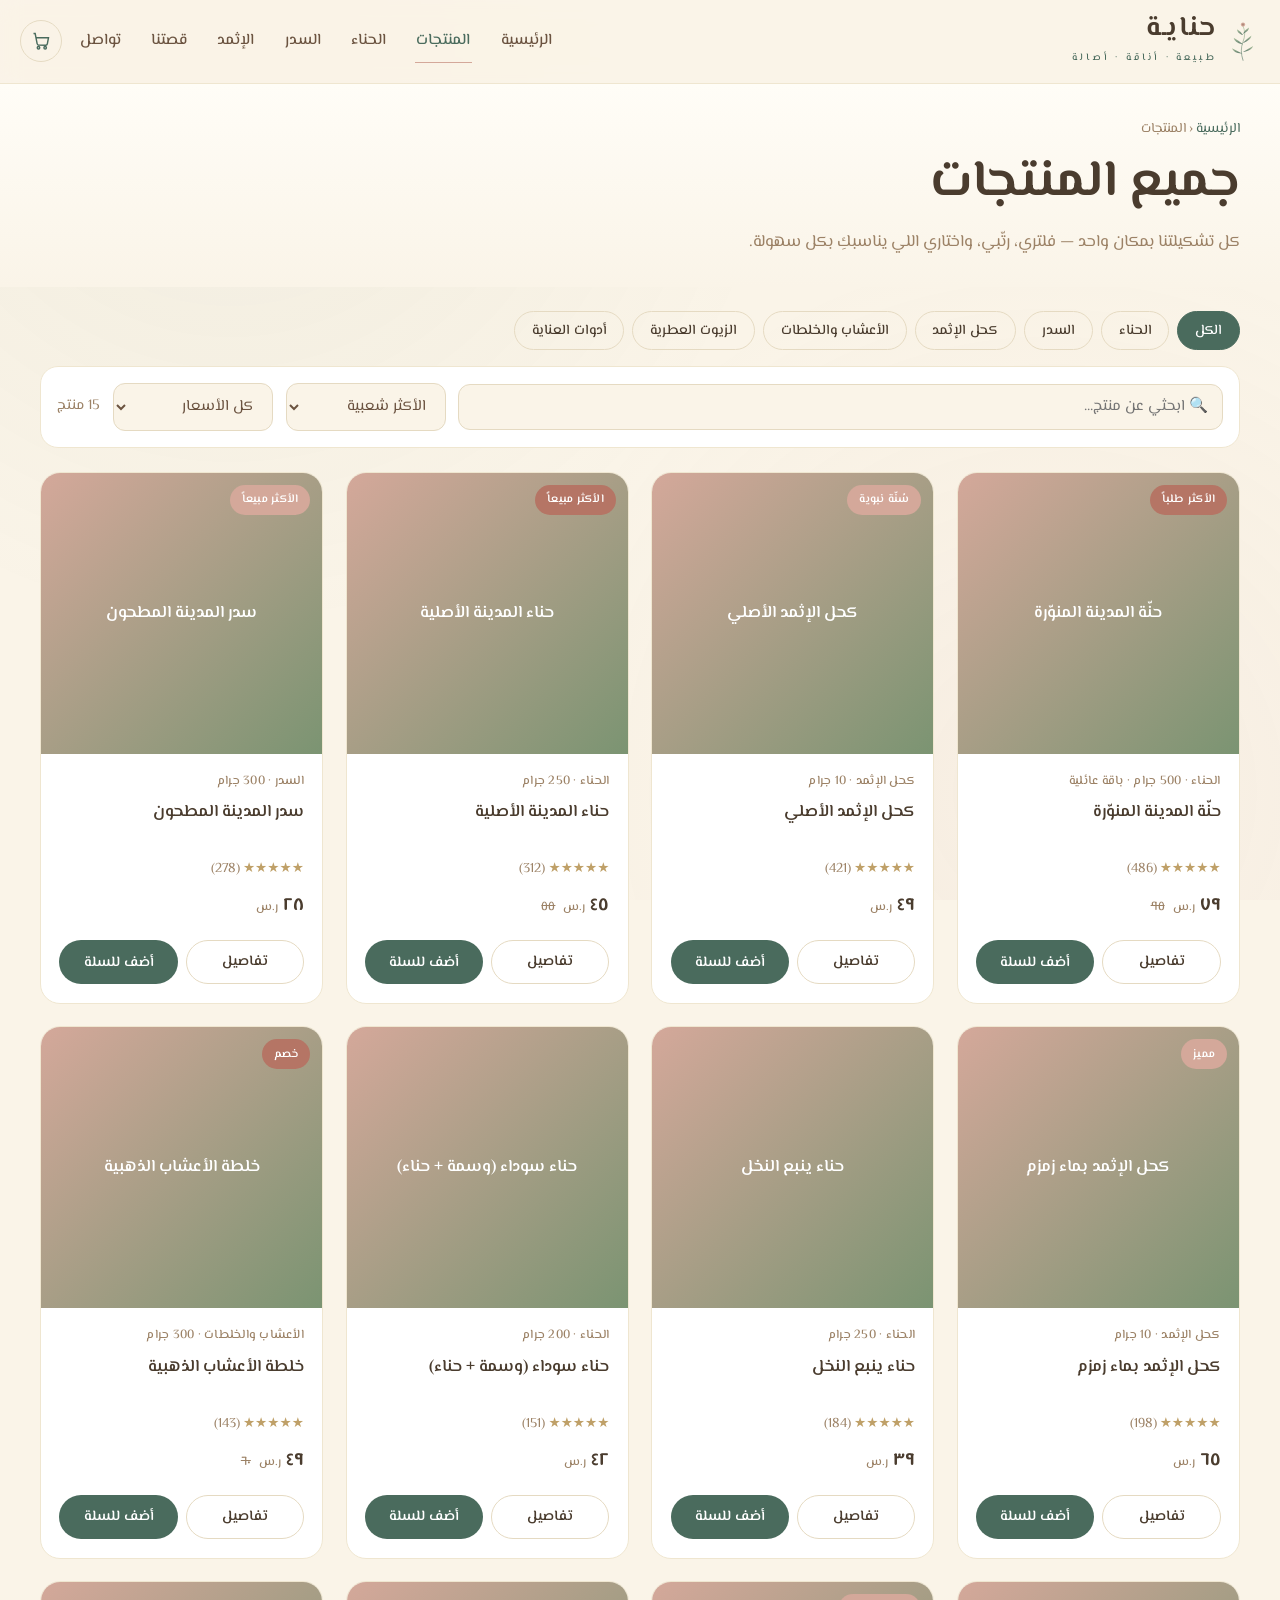
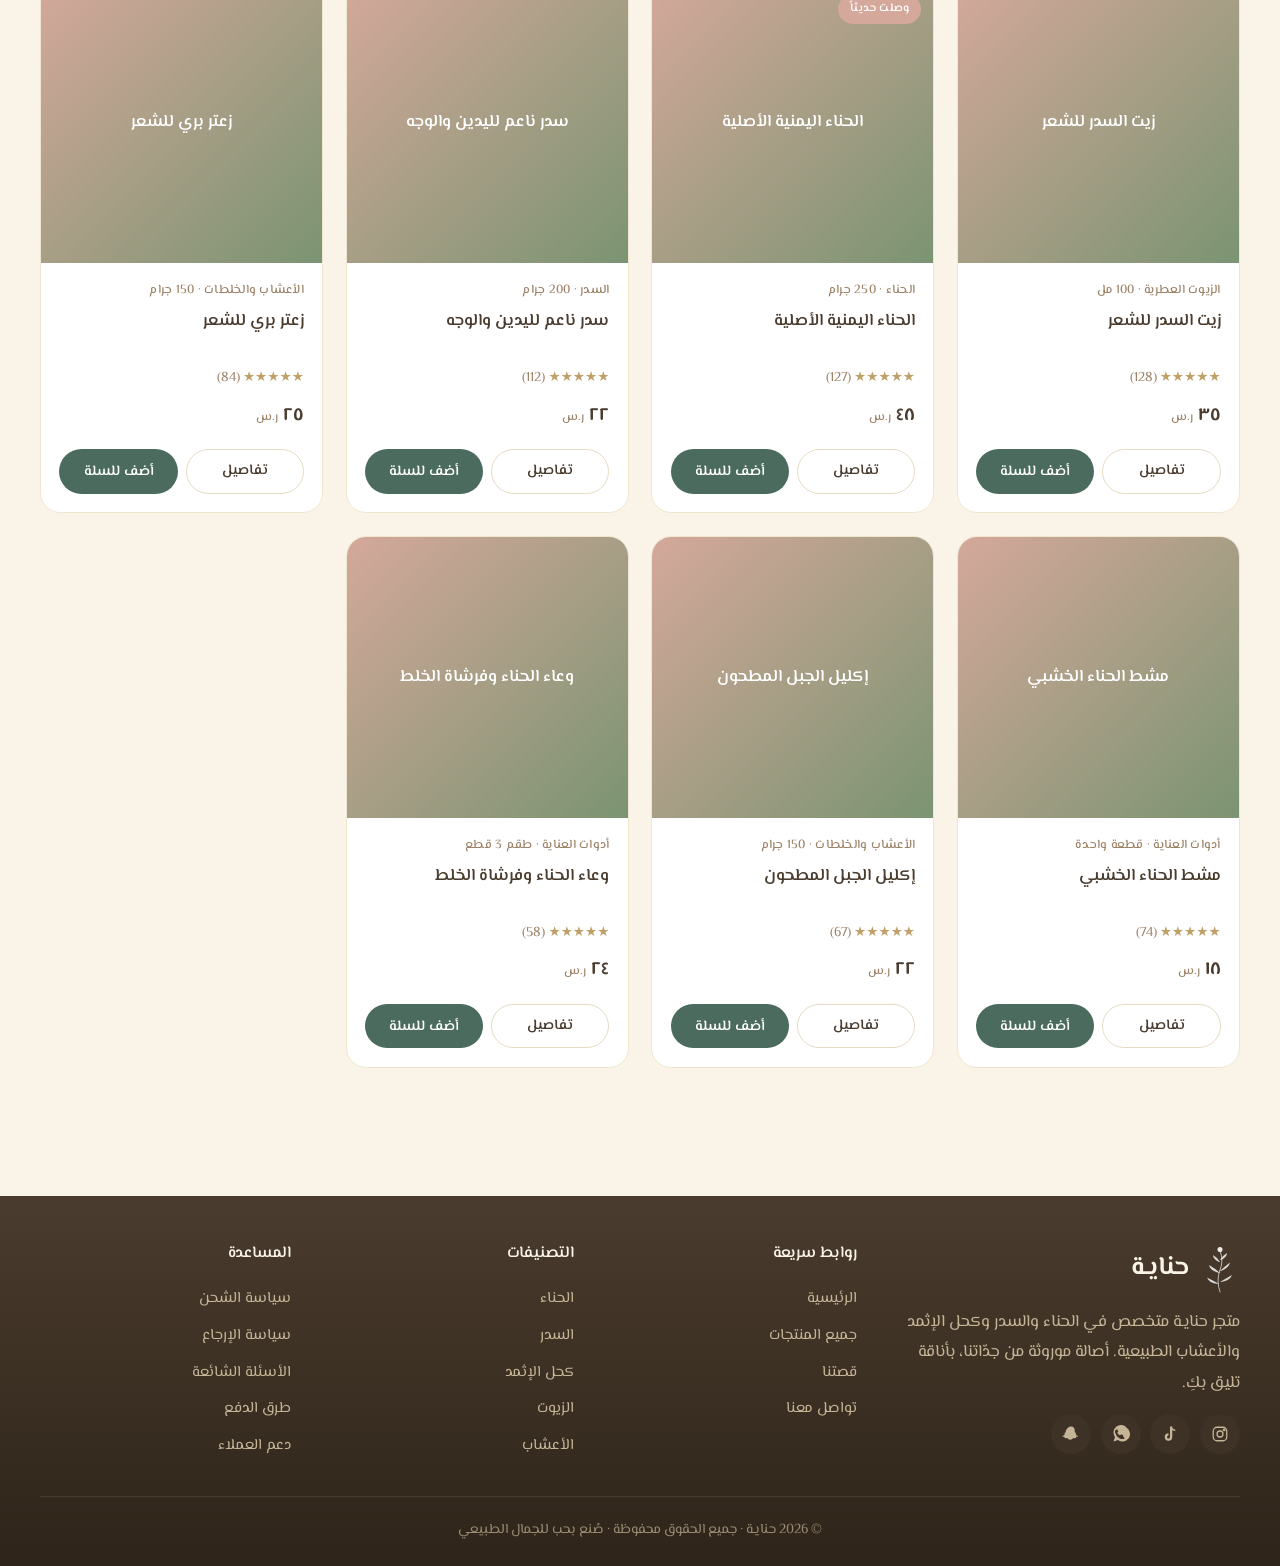
<file: products.html>
<!doctype html>
<html lang="ar" dir="rtl">
<head>
<meta charset="utf-8" />
<meta name="viewport" content="width=device-width,initial-scale=1" />

<title>جميع المنتجات | حنايـة — حناء وسدر وكحل إثمد وأعشاب طبيعية</title>
<meta name="description" content="تسوّقي تشكيلة حنايـة الكاملة: حناء المدينة وينبع، سدر مطحون، كحل الإثمد بماء زمزم، زيوت طبيعية، وأدوات عناية. أسعار شفافة بفلاتر بحث متطورة." />
<meta name="keywords" content="تشكيلة حناء, سدر للشعر, إثمد للعين, كحل إثمد بماء زمزم, زيوت طبيعية, خلطات أعشاب, متجر الجمال الطبيعي, حنا المدينة, ورق سدر, أدوات عناية بالشعر" />
<meta name="author" content="حنايـة - Henaya" />
<meta name="robots" content="index, follow, max-image-preview:large" />
<meta name="theme-color" content="#4A6B5D" />

<link rel="canonical" href="https://canvasframesa-lang.github.io/henaya/products.html" />
<link rel="alternate" hreflang="ar" href="https://canvasframesa-lang.github.io/henaya/products.html" />
<link rel="icon" type="image/svg+xml" href="assets/img/favicon.svg" />

<meta property="og:type" content="website" />
<meta property="og:site_name" content="حنايـة" />
<meta property="og:locale" content="ar_SA" />
<meta property="og:title" content="جميع المنتجات | حنايـة" />
<meta property="og:description" content="تشكيلة حنايـة الكاملة من الحناء والسدر والإثمد والأعشاب الطبيعية." />
<meta property="og:url" content="https://canvasframesa-lang.github.io/henaya/products.html" />
<meta property="og:image" content="https://canvasframesa-lang.github.io/henaya/assets/img/og-cover.svg" />

<meta name="twitter:card" content="summary_large_image" />
<meta name="twitter:title" content="جميع المنتجات | حنايـة" />
<meta name="twitter:description" content="تشكيلة كاملة من الحناء والسدر والإثمد والأعشاب الطبيعية." />
<meta name="twitter:image" content="https://canvasframesa-lang.github.io/henaya/assets/img/og-cover.svg" />

<link rel="preconnect" href="https://fonts.googleapis.com">
<link rel="preconnect" href="https://fonts.gstatic.com" crossorigin>
<link href="https://fonts.googleapis.com/css2?family=El+Messiri:wght@400;500;600;700&display=swap" rel="stylesheet">
<link rel="stylesheet" href="assets/css/styles.css" />

<script type="application/ld+json">
{
  "@context": "https://schema.org",
  "@type": "BreadcrumbList",
  "itemListElement": [
    {"@type":"ListItem","position":1,"name":"الرئيسية","item":"https://canvasframesa-lang.github.io/henaya/"},
    {"@type":"ListItem","position":2,"name":"المنتجات","item":"https://canvasframesa-lang.github.io/henaya/products.html"}
  ]
}
</script>
</head>
<body>

<main>
  <section style="padding:2rem 0 1rem;background:linear-gradient(180deg,#FFFDF7,var(--cream));">
    <div class="container">
      <nav style="font-size:.85rem;color:var(--ink-soft);margin-bottom:.6rem;">
        <a href="index.html">الرئيسية</a> ‹ <span id="crumb">المنتجات</span>
      </nav>
      <h1 id="page-title">جميع المنتجات</h1>
      <p id="page-sub" style="color:var(--cocoa-soft);max-width:640px;">كل تشكيلتنا بمكان واحد — فلتري، رتّبي، واختاري اللي يناسبكِ بكل سهولة.</p>
    </div>
  </section>

  <section class="section" style="padding-top:1.5rem;">
    <div class="container">

      <!-- Category chips -->
      <div style="display:flex;gap:.5rem;flex-wrap:wrap;margin-bottom:1rem;">
        <button class="chip active" data-cat="all">الكل</button>
      </div>

      <!-- Toolbar -->
      <div class="toolbar">
        <input type="search" id="q" placeholder="🔍 ابحثي عن منتج..." />
        <select id="sort">
          <option value="popular">الأكثر شعبية</option>
          <option value="price-asc">السعر: من الأقل</option>
          <option value="price-desc">السعر: من الأعلى</option>
          <option value="rating">الأعلى تقييماً</option>
          <option value="new">الأحدث</option>
        </select>
        <select id="price">
          <option value="all">كل الأسعار</option>
          <option value="0-30">حتى 30 ر.س</option>
          <option value="30-50">30 - 50 ر.س</option>
          <option value="50-100">50 - 100 ر.س</option>
        </select>
        <span id="count" style="color:var(--ink-soft);font-size:.9rem;margin-inline-start:auto;"></span>
      </div>

      <div class="cards" id="grid"></div>
      <div id="empty" class="empty" style="display:none;">
        <div class="ico">🔍</div>
        <h3 style="margin:0 0 .3rem;">لا توجد نتائج مطابقة</h3>
        <p>جربي تعديل الفلاتر أو البحث بكلمات مختلفة.</p>
      </div>
    </div>
  </section>
</main>

<script src="assets/js/data.js"></script>
<script src="assets/js/ui.js"></script>
<script src="assets/js/cart.js"></script>
<script>
  Henaya.injectChrome('products');

  const qs = new URLSearchParams(location.search);
  let activeCat = qs.get('cat') || 'all';

  // build chip bar (all + categories)
  const chipBar = document.querySelector('.chip').parentElement;
  HENAYA_CATEGORIES.forEach(c=>{
    const b = document.createElement('button');
    b.className = 'chip' + (activeCat===c.id?' active':'');
    b.dataset.cat = c.id;
    b.textContent = c.name;
    chipBar.appendChild(b);
  });
  // initial active state
  document.querySelectorAll('.chip').forEach(c=>{
    c.classList.toggle('active', c.dataset.cat===activeCat);
    c.onclick = ()=>{ activeCat = c.dataset.cat; updateHead(); render(); chipsActive(); };
  });
  function chipsActive(){
    document.querySelectorAll('.chip').forEach(c=>c.classList.toggle('active', c.dataset.cat===activeCat));
    const url = new URL(location);
    if(activeCat==='all') url.searchParams.delete('cat'); else url.searchParams.set('cat', activeCat);
    history.replaceState({}, '', url);
  }

  function updateHead(){
    if(activeCat==='all'){
      document.getElementById('page-title').textContent = 'جميع المنتجات';
      document.getElementById('page-sub').textContent = 'كل تشكيلتنا بمكان واحد — فلتري، رتّبي، واختاري اللي يناسبكِ بكل سهولة.';
      document.getElementById('crumb').textContent = 'المنتجات';
    } else {
      const c = findCategory(activeCat);
      document.getElementById('page-title').textContent = c.name;
      document.getElementById('page-sub').textContent = 'أفضل تشكيلة ' + c.name + ' — منتقاة بعناية وموثوقة المصدر.';
      document.getElementById('crumb').textContent = c.name;
    }
  }
  updateHead();

  const grid = document.getElementById('grid');
  const empty = document.getElementById('empty');
  const $q = document.getElementById('q');
  const $sort = document.getElementById('sort');
  const $price = document.getElementById('price');
  $q.oninput = $sort.onchange = $price.onchange = render;

  function card(p){
    const old = p.oldPrice ? `<span class="old">${Henaya.fmtSAR(p.oldPrice)}</span>` : '';
    const tag = p.badge ? `<span class="tag ${p.oldPrice?'sale':'new'}">${p.badge}</span>` : '';
    const stars = '★'.repeat(Math.round(p.rating)) + '☆'.repeat(5-Math.round(p.rating));
    return `
    <article class="card">
      <a class="img" href="product.html?id=${p.id}">
        ${tag}
        ${Henaya.imgWithFallback(p.images[0], p.name)}
      </a>
      <div class="body">
        <div class="cat">${findCategory(p.cat).name} · ${p.weight}</div>
        <a class="name" href="product.html?id=${p.id}">${p.name}</a>
        <div class="rating">${stars} <span style="color:var(--ink-soft)">(${p.reviews})</span></div>
        <div class="price-row">
          <span class="price">${Henaya.fmtSAR(p.price)} <span class="sar">ر.س</span></span>
          ${old}
        </div>
      </div>
      <div class="actions">
        <a href="product.html?id=${p.id}" class="btn btn-ghost btn-sm">تفاصيل</a>
        <button class="btn btn-primary btn-sm" onclick="Cart.add('${p.id}');Henaya.toast('أضيف إلى السلة ✓');">أضف للسلة</button>
      </div>
    </article>`;
  }

  function render(){
    let list = [...HENAYA_PRODUCTS];
    if(activeCat!=='all') list = list.filter(p=>p.cat===activeCat);
    const q = $q.value.trim();
    if(q) list = list.filter(p => (p.name+' '+p.short+' '+(p.benefits||[]).join(' ')).includes(q));
    const pr = $price.value;
    if(pr!=='all'){
      const [a,b] = pr.split('-').map(Number);
      list = list.filter(p=>p.price>=a && p.price<=b);
    }
    switch($sort.value){
      case 'price-asc':  list.sort((a,b)=>a.price-b.price); break;
      case 'price-desc': list.sort((a,b)=>b.price-a.price); break;
      case 'rating':     list.sort((a,b)=>b.rating-a.rating); break;
      case 'new':        list.reverse(); break;
      default:           list.sort((a,b)=>b.reviews-a.reviews);
    }
    document.getElementById('count').textContent = `${list.length} منتج`;
    if(list.length===0){ grid.innerHTML=''; empty.style.display='block'; }
    else { empty.style.display='none'; grid.innerHTML = list.map(card).join(''); }
  }
  render();
</script>
</body>
</html>
</file>
<file: assets/css/styles.css>
/* ===== حنايـة — هوية أنثوية طبيعية ===== */
:root{
  /* Greens — sage, soft & feminine */
  --sage-deep: #4A6B5D;       /* أخضر سيج عميق */
  --sage:      #7B9472;       /* أخضر سيج رئيسي */
  --sage-soft: #C8D4BB;       /* أخضر فاتح للخلفيات */

  /* Browns — cocoa, warm beauty tone */
  --cocoa-deep: #4A3C2E;      /* بني عميق للعناوين */
  --cocoa:      #6B5340;      /* بني للنصوص */
  --cocoa-soft: #9C8266;      /* بني فاتح للنصوص الثانوية */

  /* Beige & cream — page warmth */
  --beige:      #E8DDC8;      /* بيج */
  --beige-soft: #F0E8D6;      /* بيج فاتح للبطاقات */
  --cream:      #FAF4E8;      /* كريمي خلفية الصفحة */
  --cream-2:    #F5EFE0;      /* كريمي أعمق قليلاً */

  /* Feminine warm accents */
  --rose:       #D4A89A;      /* وردي ترابي */
  --rose-soft:  #EBD2C9;      /* وردي فاتح */

  /* Gold — used very sparingly */
  --gold:       #BFA068;      /* ذهبي خفيف للشارات الفاخرة فقط */

  /* Functional */
  --line:       #E5DAC2;
  --line-soft:  #EFE6D0;
  --danger:     #B57565;

  --shadow:    0 4px 18px -8px rgba(74,60,46,.18);
  --shadow-lg: 0 16px 40px -16px rgba(74,60,46,.28);

  /* Aliases used elsewhere — kept for backward compat */
  --primary:        var(--sage-deep);
  --primary-dark:   var(--sage-deep);
  --primary-light:  var(--sage);
  --accent:         var(--rose);
  --ink:            var(--cocoa);
  --ink-soft:       var(--cocoa-soft);
}

*{ box-sizing:border-box; }
html,body{ margin:0; padding:0; }
body{
  font-family:'El Messiri','Tajawal',system-ui,sans-serif;
  background:var(--cream);
  color:var(--cocoa);
  direction:rtl;
  line-height:1.85;
  font-size:16.5px;
  -webkit-font-smoothing:antialiased;
}

/* subtle botanical glow */
body::before{
  content:"";
  position:fixed; inset:0;
  pointer-events:none;
  background-image:
    radial-gradient(circle at 18% 8%, rgba(123,148,114,.07) 0, transparent 42%),
    radial-gradient(circle at 82% 88%, rgba(212,168,154,.08) 0, transparent 42%);
  z-index:0;
}
main,header,footer{ position:relative; z-index:1; }

a{ color:var(--sage-deep); text-decoration:none; transition:color .2s; }
a:hover{ color:var(--cocoa); }

h1,h2,h3,h4{
  color:var(--cocoa-deep);
  font-weight:600;
  letter-spacing:-.005em;
  line-height:1.3;
  margin:0 0 .6rem;
}
h1{ font-size:clamp(2rem,4.4vw,3.2rem); font-weight:700; }
h2{ font-size:clamp(1.5rem,2.8vw,2.2rem); }
h3{ font-size:1.2rem; }

p{ margin:0 0 .9rem; }

/* ===== Layout ===== */
.container{ max-width:1240px; margin:0 auto; padding:0 1.25rem; }

/* ===== Header ===== */
.site-header{
  position:sticky; top:0; z-index:50;
  background:rgba(250,244,232,.94);
  backdrop-filter:saturate(140%) blur(10px);
  border-bottom:1px solid var(--line-soft);
}
.site-header .bar{
  display:flex; align-items:center; gap:1rem;
  padding:.95rem 0;
}
.site-header .logo{
  display:flex; align-items:center; gap:.6rem;
  color:var(--cocoa-deep);
}
.site-header .logo img{ height:42px; width:auto; }
.site-header .logo .wordmark{
  font-family:'El Messiri',serif;
  font-weight:700;
  font-size:1.7rem;
  letter-spacing:.04em;
  color:var(--cocoa-deep);
  line-height:1;
}
.site-header .logo .tagline{
  display:block;
  font-size:.62rem;
  letter-spacing:.32em;
  color:var(--sage-deep);
  margin-top:.15rem;
  font-weight:500;
}

.nav{ display:flex; gap:1.7rem; margin-inline-start:auto; }
.nav a{
  font-weight:500; color:var(--cocoa); padding:.4rem .1rem;
  border-bottom:1.5px solid transparent; transition:all .2s;
  font-size:.97rem;
}
.nav a:hover, .nav a.active{ color:var(--sage-deep); border-color:var(--rose); }

.icon-btn{
  background:transparent; border:1px solid var(--line); border-radius:999px;
  width:42px; height:42px; display:inline-flex; align-items:center; justify-content:center;
  cursor:pointer; position:relative; color:var(--sage-deep); transition:all .2s;
}
.icon-btn:hover{ background:#fff; border-color:var(--sage); color:var(--cocoa-deep); }
.cart-badge{
  position:absolute; top:-4px; right:-4px;
  background:var(--rose); color:#fff;
  font-size:.7rem; font-weight:700;
  width:20px; height:20px; border-radius:999px;
  display:inline-flex; align-items:center; justify-content:center;
  border:2px solid var(--cream);
}
.menu-toggle{ display:none; }
@media (max-width:880px){
  .site-header .logo .tagline{ display:none; }
  .nav{ display:none; position:absolute; top:100%; right:0; left:0;
    flex-direction:column; gap:0; background:#fff; padding:1rem; border-bottom:1px solid var(--line); }
  .nav.open{ display:flex; }
  .nav a{ padding:.7rem .4rem; border-bottom:1px solid var(--line-soft); }
  .menu-toggle{ display:inline-flex; }
}

/* ===== Buttons ===== */
.btn{
  display:inline-flex; align-items:center; justify-content:center; gap:.5rem;
  padding:.78rem 1.6rem; border-radius:999px; font-weight:600; font-size:1rem;
  border:1px solid transparent; cursor:pointer; transition:all .2s;
  text-decoration:none; font-family:inherit;
}
.btn-primary{ background:var(--sage-deep); color:#fff; }
.btn-primary:hover{ background:var(--cocoa-deep); color:#fff; transform:translateY(-1px); box-shadow:var(--shadow); }
.btn-outline{ background:transparent; color:var(--sage-deep); border-color:var(--sage-deep); }
.btn-outline:hover{ background:var(--sage-deep); color:#fff; }
.btn-gold{ background:var(--gold); color:#fff; }
.btn-gold:hover{ background:#a98a55; }
.btn-rose{ background:var(--rose); color:#fff; }
.btn-rose:hover{ background:#b88876; }
.btn-ghost{ background:#fff; color:var(--cocoa-deep); border-color:var(--line); }
.btn-ghost:hover{ background:var(--beige-soft); border-color:var(--sage); }
.btn-sm{ padding:.5rem 1.1rem; font-size:.9rem; }
.btn-block{ width:100%; }

/* ===== Hero ===== */
.hero{
  position:relative; overflow:hidden;
  background:
    radial-gradient(1200px 600px at 92% -10%, rgba(212,168,154,.32) 0%, transparent 58%),
    radial-gradient(900px 500px at -10% 110%, rgba(123,148,114,.28) 0%, transparent 58%),
    linear-gradient(180deg, #FCF7EC 0%, var(--cream) 100%);
  padding:4.5rem 0 5.5rem;
}
.hero .grid{
  display:grid; grid-template-columns: 1.1fr .9fr; gap:3rem; align-items:center;
}
@media (max-width:880px){ .hero .grid{ grid-template-columns:1fr; } }
.hero .eyebrow{
  display:inline-flex; align-items:center; gap:.5rem;
  background:#fff; color:var(--sage-deep);
  padding:.45rem 1rem; border-radius:999px;
  font-weight:600; font-size:.85rem;
  border:1px solid var(--line-soft);
  letter-spacing:.03em;
}
.hero h1{ margin:1rem 0 .8rem; }
.hero h1 em{ color:var(--rose); font-style:normal; font-family:'El Messiri',serif; }
.hero p.lead{ font-size:1.15rem; color:var(--cocoa); max-width:540px; }
.hero .actions{ display:flex; gap:.75rem; flex-wrap:wrap; margin-top:1.6rem; }
.hero-art{
  position:relative; aspect-ratio:1/1; max-width:540px; margin-inline-start:auto;
  border-radius:28px; overflow:hidden;
  background:linear-gradient(135deg, var(--beige) 0%, var(--rose-soft) 100%);
  box-shadow:var(--shadow-lg);
}
.hero-art img{ width:100%; height:100%; object-fit:cover; mix-blend-mode:multiply; opacity:.93; }
.hero-art .badge{
  position:absolute; bottom:18px; right:18px;
  background:#fff; color:var(--sage-deep); padding:.7rem 1.1rem;
  border-radius:14px; font-weight:600; box-shadow:var(--shadow);
  font-size:.92rem;
}

/* ===== Section ===== */
.section{ padding:4rem 0; }
.section .head{ display:flex; align-items:end; justify-content:space-between; gap:1rem; margin-bottom:2rem; flex-wrap:wrap; }
.section .head h2{ margin:0; }
.section .head p{ color:var(--cocoa-soft); margin:.3rem 0 0; max-width:560px; font-size:.96rem; }

/* ===== Cards ===== */
.cards{
  display:grid; grid-template-columns:repeat(auto-fill,minmax(240px,1fr));
  gap:1.4rem;
}
.card{
  background:#fff; border-radius:20px; overflow:hidden;
  border:1px solid var(--line-soft);
  display:flex; flex-direction:column;
  transition:transform .3s, box-shadow .3s, border-color .3s;
}
.card:hover{
  transform:translateY(-4px);
  box-shadow:var(--shadow);
  border-color:var(--sage-soft);
}
.card .img{
  aspect-ratio:1/1; background:var(--beige-soft);
  position:relative; overflow:hidden;
}
.card .img img{ width:100%; height:100%; object-fit:cover; transition:transform .6s; }
.card:hover .img img{ transform:scale(1.04); }
.card .img .tag{
  position:absolute; top:12px; right:12px;
  background:var(--sage-deep); color:#fff;
  padding:.28rem .75rem; border-radius:999px;
  font-size:.72rem; font-weight:600; letter-spacing:.02em;
}
.card .img .tag.new{ background:var(--rose); }
.card .img .tag.sale{ background:var(--danger); }
.card .img .tag.gold{ background:var(--gold); }
.card .body{ padding:1rem 1.15rem; display:flex; flex-direction:column; gap:.45rem; flex:1; }
.card .cat{ font-size:.78rem; color:var(--cocoa-soft); font-weight:500; letter-spacing:.02em; }
.card .name{
  font-weight:600; color:var(--cocoa-deep); font-size:1.05rem;
  line-height:1.45; min-height:2.9em;
  font-family:'El Messiri',serif;
}
.card .rating{ font-size:.85rem; color:var(--gold); }
.card .price-row{ display:flex; align-items:baseline; gap:.5rem; margin-top:auto; }
.card .price{ color:var(--cocoa-deep); font-weight:700; font-size:1.2rem; }
.card .price .sar{ font-size:.75rem; color:var(--cocoa-soft); font-weight:500; }
.card .old{ color:var(--cocoa-soft); text-decoration:line-through; font-size:.85rem; }
.card .actions{ display:flex; gap:.5rem; padding:0 1.15rem 1.15rem; }
.card .actions .btn{ flex:1; }

/* ===== Categories strip ===== */
.cats{ display:grid; grid-template-columns:repeat(auto-fit,minmax(150px,1fr)); gap:1rem; }
.cat-card{
  background:#fff; border:1px solid var(--line-soft); border-radius:20px;
  padding:1.5rem 1rem; text-align:center;
  display:flex; flex-direction:column; align-items:center; gap:.7rem;
  transition:all .25s; cursor:pointer; color:var(--cocoa-deep);
  text-decoration:none;
}
.cat-card:hover{
  border-color:var(--sage); transform:translateY(-3px);
  box-shadow:var(--shadow); background:#fff;
}
.cat-card .ico{
  width:58px; height:58px; border-radius:50%;
  background:linear-gradient(135deg, var(--beige) 0%, var(--rose-soft) 100%);
  display:inline-flex; align-items:center; justify-content:center;
  color:var(--sage-deep); font-size:1.6rem;
}
.cat-card span{ font-weight:600; }

/* ===== Filter bar ===== */
.toolbar{
  background:#fff; border:1px solid var(--line-soft); border-radius:18px;
  padding:1rem; display:flex; gap:.8rem; align-items:center; flex-wrap:wrap;
  margin-bottom:1.5rem;
}
.toolbar select, .toolbar input{
  font-family:inherit; border:1px solid var(--line); border-radius:12px;
  padding:.65rem .9rem; background:var(--cream);
  color:var(--cocoa); font-size:.95rem; min-width:160px;
}
.toolbar select:focus, .toolbar input:focus{ outline:0; border-color:var(--sage); background:#fff; }
.toolbar input{ flex:1; min-width:200px; }
.chip{
  background:transparent; border:1px solid var(--line); color:var(--cocoa-deep);
  border-radius:999px; padding:.45rem 1.05rem; font-weight:500; font-size:.88rem;
  cursor:pointer; transition:all .2s; font-family:inherit;
}
.chip.active, .chip:hover{
  background:var(--sage-deep); color:#fff; border-color:var(--sage-deep);
}

/* ===== Product detail ===== */
.pd{ display:grid; grid-template-columns:1.1fr 1fr; gap:2.5rem; }
@media (max-width:880px){ .pd{ grid-template-columns:1fr; } }
.pd .gallery{ background:#fff; border:1px solid var(--line-soft); border-radius:24px; padding:1rem; }
.pd .gallery .main{ aspect-ratio:1/1; border-radius:16px; overflow:hidden; background:var(--beige-soft); }
.pd .gallery .main img{ width:100%; height:100%; object-fit:cover; }
.pd .gallery .thumbs{ display:grid; grid-template-columns:repeat(4,1fr); gap:.5rem; margin-top:.7rem; }
.pd .gallery .thumbs img{
  width:100%; aspect-ratio:1/1; object-fit:cover; border-radius:12px;
  cursor:pointer; border:2px solid transparent;
}
.pd .gallery .thumbs img.active, .pd .gallery .thumbs img:hover{ border-color:var(--sage); }
.pd .info h1{ margin:.3rem 0; }
.pd .info .price-row{ display:flex; align-items:baseline; gap:.7rem; margin:.8rem 0; }
.pd .info .price{ color:var(--cocoa-deep); font-weight:700; font-size:2.1rem; }
.pd .info .desc{ color:var(--cocoa); }
.pd .info .meta{ display:grid; grid-template-columns:1fr 1fr; gap:.6rem; margin:1rem 0; }
.pd .info .meta div{
  background:var(--beige-soft); border:1px solid var(--line-soft); border-radius:14px;
  padding:.75rem .95rem; font-size:.92rem;
}
.pd .info .meta b{ display:block; color:var(--sage-deep); margin-bottom:.2rem; font-size:.76rem; font-weight:600; letter-spacing:.03em; }

.qty{
  display:inline-flex; align-items:center; border:1px solid var(--line);
  border-radius:999px; overflow:hidden; background:#fff;
}
.qty button{
  background:transparent; border:0; width:38px; height:38px; cursor:pointer;
  color:var(--cocoa-deep); font-size:1.1rem; font-family:inherit;
}
.qty input{
  width:44px; border:0; text-align:center; font-weight:600;
  background:transparent; color:var(--cocoa-deep); font-family:inherit;
}

.tabs{ margin-top:2.5rem; }
.tabs .nav{
  display:flex; gap:.5rem; border-bottom:1px solid var(--line); margin-bottom:1.2rem;
  flex-wrap:wrap; position:static; flex-direction:row; padding:0; background:transparent;
}
.tabs .nav button{
  background:transparent; border:0; padding:.75rem 1.1rem; cursor:pointer;
  color:var(--cocoa-soft); font-weight:600; border-bottom:2px solid transparent;
  font-family:inherit; font-size:.95rem;
}
.tabs .nav button.active{ color:var(--sage-deep); border-color:var(--rose); }
.tabs .pane{
  display:none; background:#fff; border:1px solid var(--line-soft);
  border-radius:16px; padding:1.5rem;
}
.tabs .pane.active{ display:block; }

/* ===== Cart / Checkout ===== */
.layout-2{ display:grid; grid-template-columns:1.6fr .9fr; gap:1.5rem; }
@media (max-width:880px){ .layout-2{ grid-template-columns:1fr; } }
.panel{ background:#fff; border:1px solid var(--line-soft); border-radius:22px; padding:1.6rem; }
.cart-line{
  display:grid; grid-template-columns:90px 1fr auto; gap:1rem;
  padding:1rem 0; border-bottom:1px solid var(--line-soft); align-items:center;
}
.cart-line:last-child{ border-bottom:0; }
.cart-line img{ width:90px; height:90px; object-fit:cover; border-radius:14px; background:var(--beige-soft); }
.cart-line .name{ font-weight:600; color:var(--cocoa-deep); font-family:'El Messiri',serif; }
.cart-line .row{ display:flex; align-items:center; justify-content:space-between; margin-top:.4rem; gap:.5rem; flex-wrap:wrap; }
.cart-line .remove{
  background:transparent; border:0; color:var(--danger);
  cursor:pointer; font-weight:600; font-family:inherit; font-size:.9rem;
}
.summary-row{ display:flex; justify-content:space-between; padding:.55rem 0; color:var(--cocoa); }
.summary-row.total{
  border-top:1px dashed var(--line); margin-top:.5rem; padding-top:1rem;
  font-weight:700; font-size:1.2rem; color:var(--cocoa-deep);
}

input.field, select.field, textarea.field{
  width:100%; font-family:inherit; padding:.78rem .95rem;
  border:1px solid var(--line); border-radius:14px; background:var(--cream);
  color:var(--cocoa); font-size:.97rem;
}
input.field:focus, select.field:focus, textarea.field:focus{
  outline:0; border-color:var(--sage); background:#fff;
}
label.lbl{
  font-weight:600; color:var(--sage-deep); font-size:.88rem;
  display:block; margin:0 0 .35rem;
}
.form-row{ display:grid; grid-template-columns:1fr 1fr; gap:1rem; margin-bottom:1rem; }
@media (max-width:600px){ .form-row{ grid-template-columns:1fr; } }

/* ===== Features strip ===== */
.features{
  background:#fff; border-top:1px solid var(--line-soft); border-bottom:1px solid var(--line-soft);
  padding:2.2rem 0;
}
.features .grid{ display:grid; grid-template-columns:repeat(auto-fit,minmax(200px,1fr)); gap:1.2rem; }
.feature{ display:flex; gap:.9rem; align-items:flex-start; }
.feature .ico{
  flex-shrink:0; width:48px; height:48px; border-radius:14px;
  background:linear-gradient(135deg, var(--sage-soft), var(--sage));
  color:#fff; display:inline-flex; align-items:center; justify-content:center;
}
.feature b{ display:block; color:var(--cocoa-deep); font-weight:600; }
.feature small{ color:var(--cocoa-soft); font-size:.85rem; }

/* ===== Testimonials ===== */
.testi{
  background:#fff; border:1px solid var(--line-soft); border-radius:20px;
  padding:1.5rem; display:flex; flex-direction:column; gap:.6rem;
}
.testi .stars{ color:var(--gold); letter-spacing:.1em; }
.testi p{ color:var(--cocoa); margin:0; line-height:1.8; }
.testi .who{ color:var(--cocoa-soft); font-size:.88rem; font-weight:600; margin-top:.5rem; }

/* ===== Footer ===== */
footer{
  background:linear-gradient(180deg, var(--cocoa-deep) 0%, #2E2419 100%);
  color:#D8C9B0; padding:3rem 0 1.5rem; margin-top:4rem;
}
footer h4{ color:#FAF4E8; margin:0 0 1rem; font-size:1rem; font-weight:600; font-family:'El Messiri',serif; }
footer a{ color:#C5B596; display:block; padding:.28rem 0; transition:color .2s; font-size:.94rem; }
footer a:hover{ color:var(--rose); }
footer .grid{ display:grid; grid-template-columns:1.4fr 1fr 1fr 1fr; gap:2rem; }
@media (max-width:880px){ footer .grid{ grid-template-columns:1fr 1fr; } }
@media (max-width:520px){ footer .grid{ grid-template-columns:1fr; } }
footer .copy{
  border-top:1px solid #4a3c2e; margin-top:2rem; padding-top:1.2rem;
  text-align:center; font-size:.86rem; color:#9A8C72;
}
footer .social{ display:flex; gap:.6rem; margin-top:1rem; }
footer .social a{
  width:40px; height:40px; border-radius:50%;
  background:#3d3225; display:inline-flex; align-items:center; justify-content:center;
  padding:0; color:#C5B596;
}
footer .social a:hover{ background:var(--rose); color:#fff; }
footer .logo-row{ display:flex; align-items:center; gap:.6rem; margin-bottom:.8rem; }
footer .logo-row img{ height:50px; filter:brightness(0) invert(1) sepia(.4) saturate(.6) hue-rotate(345deg); opacity:.92; }
footer .logo-row span{ font-family:'El Messiri',serif; font-size:1.6rem; font-weight:700; color:#FAF4E8; }

/* ===== Toast ===== */
.toast{
  position:fixed; bottom:24px; left:50%; transform:translate(-50%,20px);
  background:var(--sage-deep); color:#fff; padding:.85rem 1.4rem;
  border-radius:999px; font-weight:600; box-shadow:var(--shadow-lg);
  opacity:0; pointer-events:none; transition:all .3s;
  z-index:1000; font-family:inherit;
}
.toast.show{ opacity:1; transform:translate(-50%,0); pointer-events:auto; }

/* ===== Empty state ===== */
.empty{ text-align:center; padding:3rem 1rem; color:var(--cocoa-soft); }
.empty .ico{
  width:84px; height:84px; border-radius:50%;
  background:linear-gradient(135deg, var(--beige), var(--rose-soft));
  display:inline-flex; align-items:center; justify-content:center;
  color:var(--sage-deep); margin-bottom:1rem;
}

/* Image fallback when product photo fails to load */
.img-fallback{
  display:flex; align-items:center; justify-content:center;
  background:linear-gradient(135deg, var(--rose) 0%, var(--sage) 100%);
  color:#fff; font-weight:600; font-size:1.05rem;
  width:100%; height:100%; padding:1rem; text-align:center;
  font-family:'El Messiri',serif;
}

/* Helper text refinement */
.muted{ color:var(--cocoa-soft); }
.eyebrow-light{ color:var(--cocoa-soft); font-size:.85rem; letter-spacing:.05em; }
</file>
